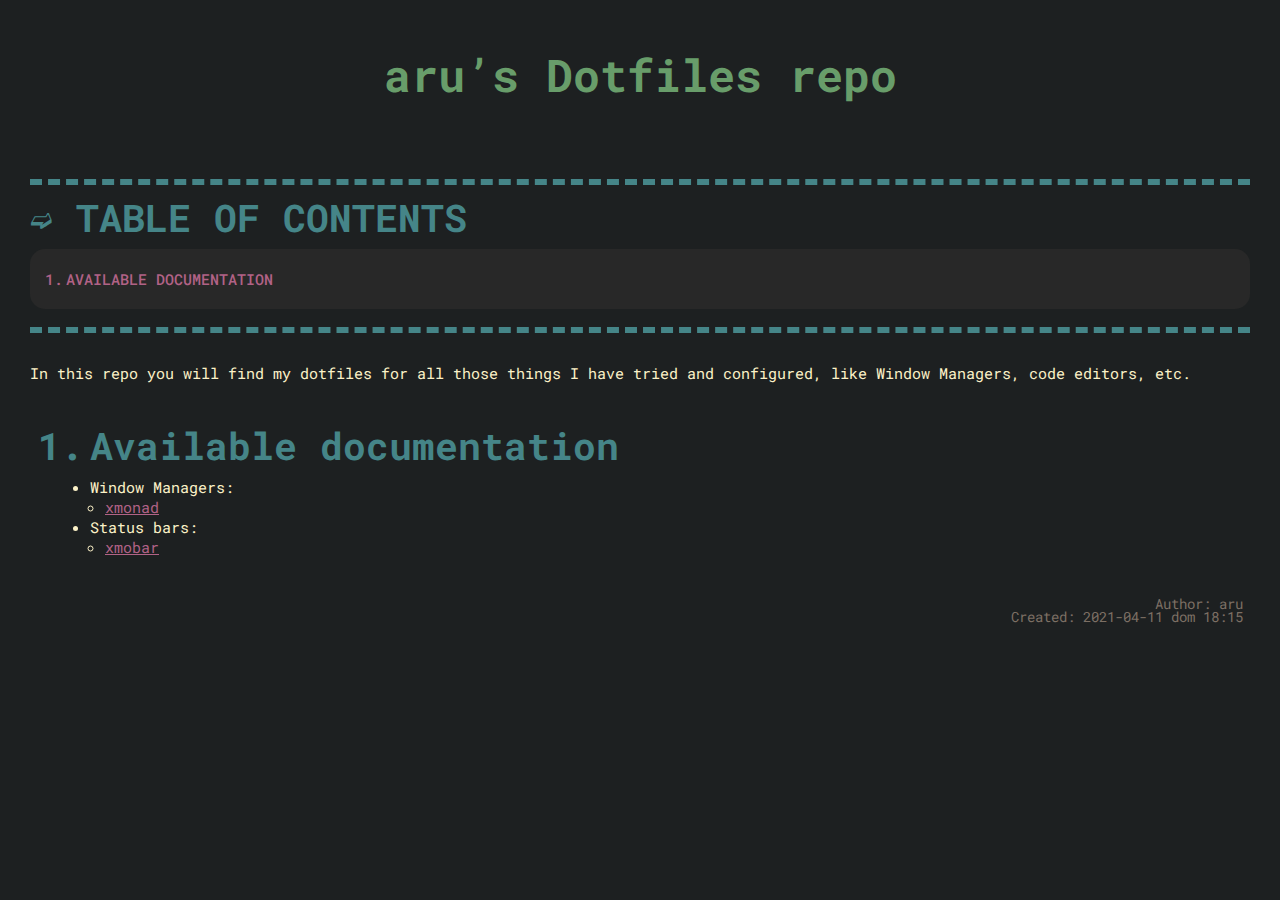
<file: docs/index.html>
<?xml version="1.0" encoding="utf-8"?>
<!DOCTYPE html PUBLIC "-//W3C//DTD XHTML 1.0 Strict//EN"
"http://www.w3.org/TR/xhtml1/DTD/xhtml1-strict.dtd">
<html xmlns="http://www.w3.org/1999/xhtml" lang="en" xml:lang="en">
<head>
<!-- 2021-04-11 dom 18:15 -->
<meta http-equiv="Content-Type" content="text/html;charset=utf-8" />
<meta name="viewport" content="width=device-width, initial-scale=1" />
<title>aru's Dotfiles repo</title>
<meta name="author" content="aru" />
<meta name="generator" content="Org Mode" />
<link rel="stylesheet" type="text/css" href="index.css" />
<script type="text/javascript">
// @license magnet:?xt=urn:btih:e95b018ef3580986a04669f1b5879592219e2a7a&dn=public-domain.txt Public Domain
<!--/*--><![CDATA[/*><!--*/
     function CodeHighlightOn(elem, id)
     {
       var target = document.getElementById(id);
       if(null != target) {
         elem.classList.add("code-highlighted");
         target.classList.add("code-highlighted");
       }
     }
     function CodeHighlightOff(elem, id)
     {
       var target = document.getElementById(id);
       if(null != target) {
         elem.classList.remove("code-highlighted");
         target.classList.remove("code-highlighted");
       }
     }
    /*]]>*///-->
// @license-end
</script>
</head>
<body>
<div id="content">
<h1 class="title">aru&rsquo;s Dotfiles repo</h1>
<div id="table-of-contents">
<h2>Table of Contents</h2>
<div id="text-table-of-contents">
<ul>
<li><a href="#orgf74d829">Available documentation</a></li>
</ul>
</div>
</div>
<p>
In this repo you will find my dotfiles for all those things I have tried and
configured, like Window Managers, code editors, etc.
</p>

<div id="outline-container-orgf74d829" class="outline-2">
<h2 id="orgf74d829">Available documentation</h2>
<div class="outline-text-2" id="text-orgf74d829">
<ul class="org-ul">
<li>Window Managers:
<ul class="org-ul">
<li><a href="./WindowManagers/xmonad/xmonad.html">xmonad</a></li>
</ul></li>
<li>Status bars:
<ul class="org-ul">
<li><a href="./StatusBars/xmobar/xmobar.html">xmobar</a></li>
</ul></li>
</ul>
</div>
</div>
</div>
<div id="postamble" class="status">
<p class="author">Author: aru</p>
<p class="date">Created: 2021-04-11 dom 18:15</p>
</div>
</body>
</html>
</file>
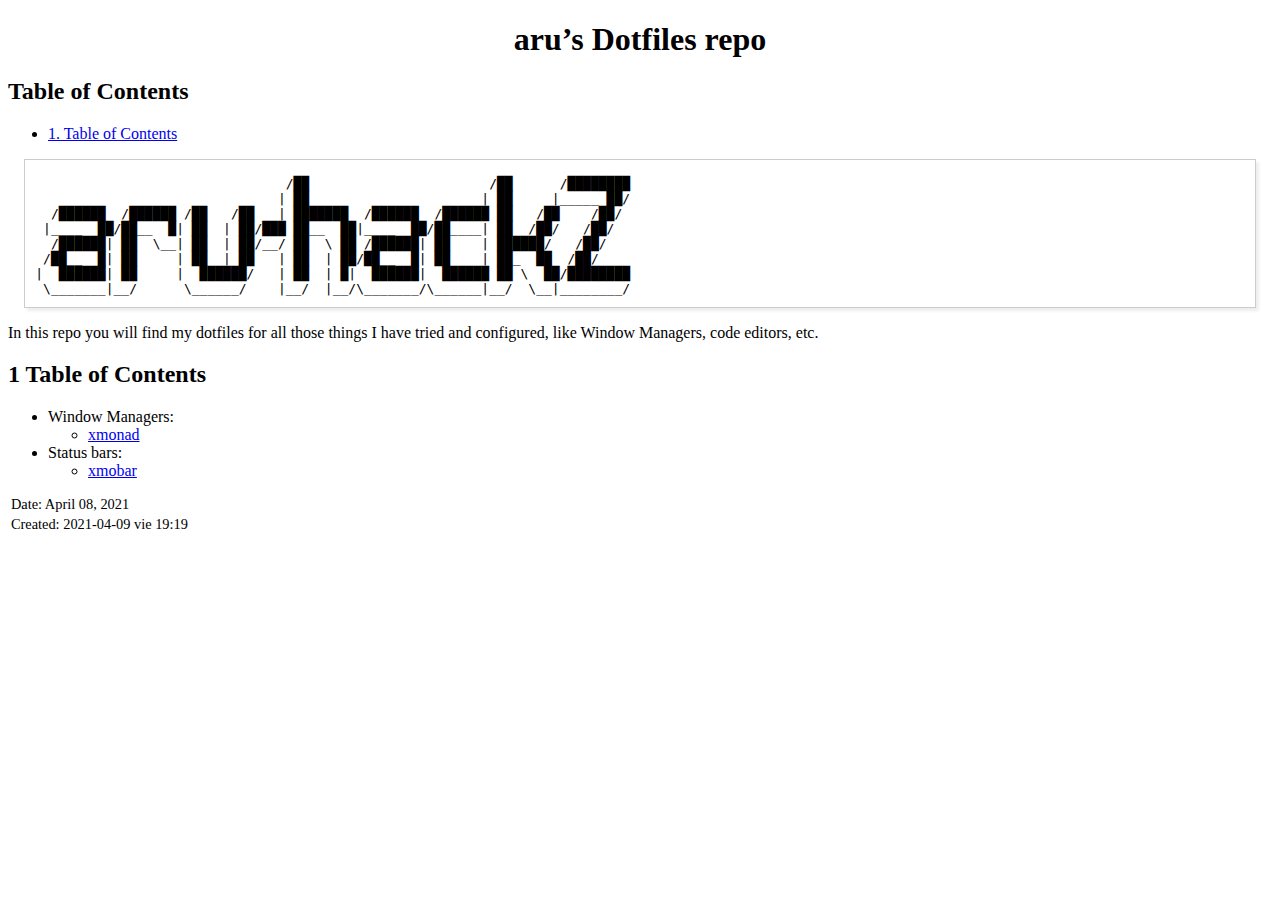
<file: docs/main.html>
<?xml version="1.0" encoding="utf-8"?>
<!DOCTYPE html PUBLIC "-//W3C//DTD XHTML 1.0 Strict//EN"
"http://www.w3.org/TR/xhtml1/DTD/xhtml1-strict.dtd">
<html xmlns="http://www.w3.org/1999/xhtml" lang="en" xml:lang="en">
<head>
<!-- 2021-04-09 vie 19:19 -->
<meta http-equiv="Content-Type" content="text/html;charset=utf-8" />
<meta name="viewport" content="width=device-width, initial-scale=1" />
<title>aru's Dotfiles repo</title>
<meta name="generator" content="Org Mode" />
<style type="text/css">
 <!--/*--><![CDATA[/*><!--*/
  .title  { text-align: center;
             margin-bottom: .2em; }
  .subtitle { text-align: center;
              font-size: medium;
              font-weight: bold;
              margin-top:0; }
  .todo   { font-family: monospace; color: red; }
  .done   { font-family: monospace; color: green; }
  .priority { font-family: monospace; color: orange; }
  .tag    { background-color: #eee; font-family: monospace;
            padding: 2px; font-size: 80%; font-weight: normal; }
  .timestamp { color: #bebebe; }
  .timestamp-kwd { color: #5f9ea0; }
  .org-right  { margin-left: auto; margin-right: 0px;  text-align: right; }
  .org-left   { margin-left: 0px;  margin-right: auto; text-align: left; }
  .org-center { margin-left: auto; margin-right: auto; text-align: center; }
  .underline { text-decoration: underline; }
  #postamble p, #preamble p { font-size: 90%; margin: .2em; }
  p.verse { margin-left: 3%; }
  pre {
    border: 1px solid #ccc;
    box-shadow: 3px 3px 3px #eee;
    padding: 8pt;
    font-family: monospace;
    overflow: auto;
    margin: 1.2em;
  }
  pre.src {
    position: relative;
    overflow: auto;
    padding-top: 1.2em;
  }
  pre.src:before {
    display: none;
    position: absolute;
    background-color: white;
    top: -10px;
    right: 10px;
    padding: 3px;
    border: 1px solid black;
  }
  pre.src:hover:before { display: inline; margin-top: 14px;}
  /* Languages per Org manual */
  pre.src-asymptote:before { content: 'Asymptote'; }
  pre.src-awk:before { content: 'Awk'; }
  pre.src-C:before { content: 'C'; }
  /* pre.src-C++ doesn't work in CSS */
  pre.src-clojure:before { content: 'Clojure'; }
  pre.src-css:before { content: 'CSS'; }
  pre.src-D:before { content: 'D'; }
  pre.src-ditaa:before { content: 'ditaa'; }
  pre.src-dot:before { content: 'Graphviz'; }
  pre.src-calc:before { content: 'Emacs Calc'; }
  pre.src-emacs-lisp:before { content: 'Emacs Lisp'; }
  pre.src-fortran:before { content: 'Fortran'; }
  pre.src-gnuplot:before { content: 'gnuplot'; }
  pre.src-haskell:before { content: 'Haskell'; }
  pre.src-hledger:before { content: 'hledger'; }
  pre.src-java:before { content: 'Java'; }
  pre.src-js:before { content: 'Javascript'; }
  pre.src-latex:before { content: 'LaTeX'; }
  pre.src-ledger:before { content: 'Ledger'; }
  pre.src-lisp:before { content: 'Lisp'; }
  pre.src-lilypond:before { content: 'Lilypond'; }
  pre.src-lua:before { content: 'Lua'; }
  pre.src-matlab:before { content: 'MATLAB'; }
  pre.src-mscgen:before { content: 'Mscgen'; }
  pre.src-ocaml:before { content: 'Objective Caml'; }
  pre.src-octave:before { content: 'Octave'; }
  pre.src-org:before { content: 'Org mode'; }
  pre.src-oz:before { content: 'OZ'; }
  pre.src-plantuml:before { content: 'Plantuml'; }
  pre.src-processing:before { content: 'Processing.js'; }
  pre.src-python:before { content: 'Python'; }
  pre.src-R:before { content: 'R'; }
  pre.src-ruby:before { content: 'Ruby'; }
  pre.src-sass:before { content: 'Sass'; }
  pre.src-scheme:before { content: 'Scheme'; }
  pre.src-screen:before { content: 'Gnu Screen'; }
  pre.src-sed:before { content: 'Sed'; }
  pre.src-sh:before { content: 'shell'; }
  pre.src-sql:before { content: 'SQL'; }
  pre.src-sqlite:before { content: 'SQLite'; }
  /* additional languages in org.el's org-babel-load-languages alist */
  pre.src-forth:before { content: 'Forth'; }
  pre.src-io:before { content: 'IO'; }
  pre.src-J:before { content: 'J'; }
  pre.src-makefile:before { content: 'Makefile'; }
  pre.src-maxima:before { content: 'Maxima'; }
  pre.src-perl:before { content: 'Perl'; }
  pre.src-picolisp:before { content: 'Pico Lisp'; }
  pre.src-scala:before { content: 'Scala'; }
  pre.src-shell:before { content: 'Shell Script'; }
  pre.src-ebnf2ps:before { content: 'ebfn2ps'; }
  /* additional language identifiers per "defun org-babel-execute"
       in ob-*.el */
  pre.src-cpp:before  { content: 'C++'; }
  pre.src-abc:before  { content: 'ABC'; }
  pre.src-coq:before  { content: 'Coq'; }
  pre.src-groovy:before  { content: 'Groovy'; }
  /* additional language identifiers from org-babel-shell-names in
     ob-shell.el: ob-shell is the only babel language using a lambda to put
     the execution function name together. */
  pre.src-bash:before  { content: 'bash'; }
  pre.src-csh:before  { content: 'csh'; }
  pre.src-ash:before  { content: 'ash'; }
  pre.src-dash:before  { content: 'dash'; }
  pre.src-ksh:before  { content: 'ksh'; }
  pre.src-mksh:before  { content: 'mksh'; }
  pre.src-posh:before  { content: 'posh'; }
  /* Additional Emacs modes also supported by the LaTeX listings package */
  pre.src-ada:before { content: 'Ada'; }
  pre.src-asm:before { content: 'Assembler'; }
  pre.src-caml:before { content: 'Caml'; }
  pre.src-delphi:before { content: 'Delphi'; }
  pre.src-html:before { content: 'HTML'; }
  pre.src-idl:before { content: 'IDL'; }
  pre.src-mercury:before { content: 'Mercury'; }
  pre.src-metapost:before { content: 'MetaPost'; }
  pre.src-modula-2:before { content: 'Modula-2'; }
  pre.src-pascal:before { content: 'Pascal'; }
  pre.src-ps:before { content: 'PostScript'; }
  pre.src-prolog:before { content: 'Prolog'; }
  pre.src-simula:before { content: 'Simula'; }
  pre.src-tcl:before { content: 'tcl'; }
  pre.src-tex:before { content: 'TeX'; }
  pre.src-plain-tex:before { content: 'Plain TeX'; }
  pre.src-verilog:before { content: 'Verilog'; }
  pre.src-vhdl:before { content: 'VHDL'; }
  pre.src-xml:before { content: 'XML'; }
  pre.src-nxml:before { content: 'XML'; }
  /* add a generic configuration mode; LaTeX export needs an additional
     (add-to-list 'org-latex-listings-langs '(conf " ")) in .emacs */
  pre.src-conf:before { content: 'Configuration File'; }

  table { border-collapse:collapse; }
  caption.t-above { caption-side: top; }
  caption.t-bottom { caption-side: bottom; }
  td, th { vertical-align:top;  }
  th.org-right  { text-align: center;  }
  th.org-left   { text-align: center;   }
  th.org-center { text-align: center; }
  td.org-right  { text-align: right;  }
  td.org-left   { text-align: left;   }
  td.org-center { text-align: center; }
  dt { font-weight: bold; }
  .footpara { display: inline; }
  .footdef  { margin-bottom: 1em; }
  .figure { padding: 1em; }
  .figure p { text-align: center; }
  .equation-container {
    display: table;
    text-align: center;
    width: 100%;
  }
  .equation {
    vertical-align: middle;
  }
  .equation-label {
    display: table-cell;
    text-align: right;
    vertical-align: middle;
  }
  .inlinetask {
    padding: 10px;
    border: 2px solid gray;
    margin: 10px;
    background: #ffffcc;
  }
  #org-div-home-and-up
   { text-align: right; font-size: 70%; white-space: nowrap; }
  textarea { overflow-x: auto; }
  .linenr { font-size: smaller }
  .code-highlighted { background-color: #ffff00; }
  .org-info-js_info-navigation { border-style: none; }
  #org-info-js_console-label
    { font-size: 10px; font-weight: bold; white-space: nowrap; }
  .org-info-js_search-highlight
    { background-color: #ffff00; color: #000000; font-weight: bold; }
  .org-svg { width: 90%; }
  /*]]>*/-->
</style>
<script type="text/javascript">
// @license magnet:?xt=urn:btih:e95b018ef3580986a04669f1b5879592219e2a7a&dn=public-domain.txt Public Domain
<!--/*--><![CDATA[/*><!--*/
     function CodeHighlightOn(elem, id)
     {
       var target = document.getElementById(id);
       if(null != target) {
         elem.classList.add("code-highlighted");
         target.classList.add("code-highlighted");
       }
     }
     function CodeHighlightOff(elem, id)
     {
       var target = document.getElementById(id);
       if(null != target) {
         elem.classList.remove("code-highlighted");
         target.classList.remove("code-highlighted");
       }
     }
    /*]]>*///-->
// @license-end
</script>
</head>
<body>
<div id="content">
<h1 class="title">aru&rsquo;s Dotfiles repo</h1>
<div id="table-of-contents">
<h2>Table of Contents</h2>
<div id="text-table-of-contents">
<ul>
<li><a href="#org90d5292">1. Table of Contents</a></li>
</ul>
</div>
</div>
<div class="org-src-container">
<pre class="src src-text">                                /&#9608;&#9608;                       /&#9608;&#9608;      /&#9608;&#9608;&#9608;&#9608;&#9608;&#9608;&#9608;&#9608;
                               | &#9608;&#9608;                      | &#9608;&#9608;     |_____ &#9608;&#9608;/
  /&#9608;&#9608;&#9608;&#9608;&#9608;&#9608;  /&#9608;&#9608;&#9608;&#9608;&#9608;&#9608; /&#9608;&#9608;   /&#9608;&#9608;   | &#9608;&#9608;&#9608;&#9608;&#9608;&#9608;&#9608;  /&#9608;&#9608;&#9608;&#9608;&#9608;&#9608;  /&#9608;&#9608;&#9608;&#9608;&#9608;&#9608; &#9608;&#9608;   /&#9608;&#9608;    /&#9608;&#9608;/
 |____  &#9608;&#9608;/&#9608;&#9608;__  &#9608;| &#9608;&#9608;  | &#9608;&#9608;/&#9608;&#9608;&#9608; &#9608;&#9608;__  &#9608;&#9608;|____  &#9608;&#9608;/&#9608;&#9608;____| &#9608;&#9608;  /&#9608;&#9608;/   /&#9608;&#9608;/
  /&#9608;&#9608;&#9608;&#9608;&#9608;&#9608;| &#9608;&#9608;  \__| &#9608;&#9608;  | &#9608;&#9608;/__/ &#9608;&#9608;  \ &#9608;&#9608; /&#9608;&#9608;&#9608;&#9608;&#9608;&#9608;| &#9608;&#9608;    | &#9608;&#9608;&#9608;&#9608;&#9608;&#9608;/   /&#9608;&#9608;/
 /&#9608;&#9608;__  &#9608;| &#9608;&#9608;     | &#9608;&#9608;  | &#9608;&#9608;   | &#9608;&#9608;  | &#9608;&#9608;/&#9608;&#9608;__  &#9608;| &#9608;&#9608;    | &#9608;&#9608;_  &#9608;&#9608;  /&#9608;&#9608;/
|  &#9608;&#9608;&#9608;&#9608;&#9608;&#9608;| &#9608;&#9608;     |  &#9608;&#9608;&#9608;&#9608;&#9608;&#9608;/   | &#9608;&#9608;  | &#9608;|  &#9608;&#9608;&#9608;&#9608;&#9608;&#9608;|  &#9608;&#9608;&#9608;&#9608;&#9608;&#9608; &#9608;&#9608; \  &#9608;&#9608;/&#9608;&#9608;&#9608;&#9608;&#9608;&#9608;&#9608;&#9608;
 \_______|__/      \______/    |__/  |__/\_______/\______|__/  \__|________/
</pre>
</div>

<p>
In this repo you will find my dotfiles for all those things I have tried and
configured, like Window Managers, code editors, etc.
</p>

<div id="outline-container-org90d5292" class="outline-2">
<h2 id="org90d5292"><span class="section-number-2">1</span> Table of Contents</h2>
<div class="outline-text-2" id="text-1">
<ul class="org-ul">
<li>Window Managers:
<ul class="org-ul">
<li><a href="./WindowManagers/xmonad/xmonad.html">xmonad</a></li>
</ul></li>
<li>Status bars:
<ul class="org-ul">
<li><a href="./StatusBars/xmobar/xmobar.html">xmobar</a></li>
</ul></li>
</ul>
</div>
</div>
</div>
<div id="postamble" class="status">
<p class="date">Date: April 08, 2021</p>
<p class="date">Created: 2021-04-09 vie 19:19</p>
</div>
</body>
</html>
</file>
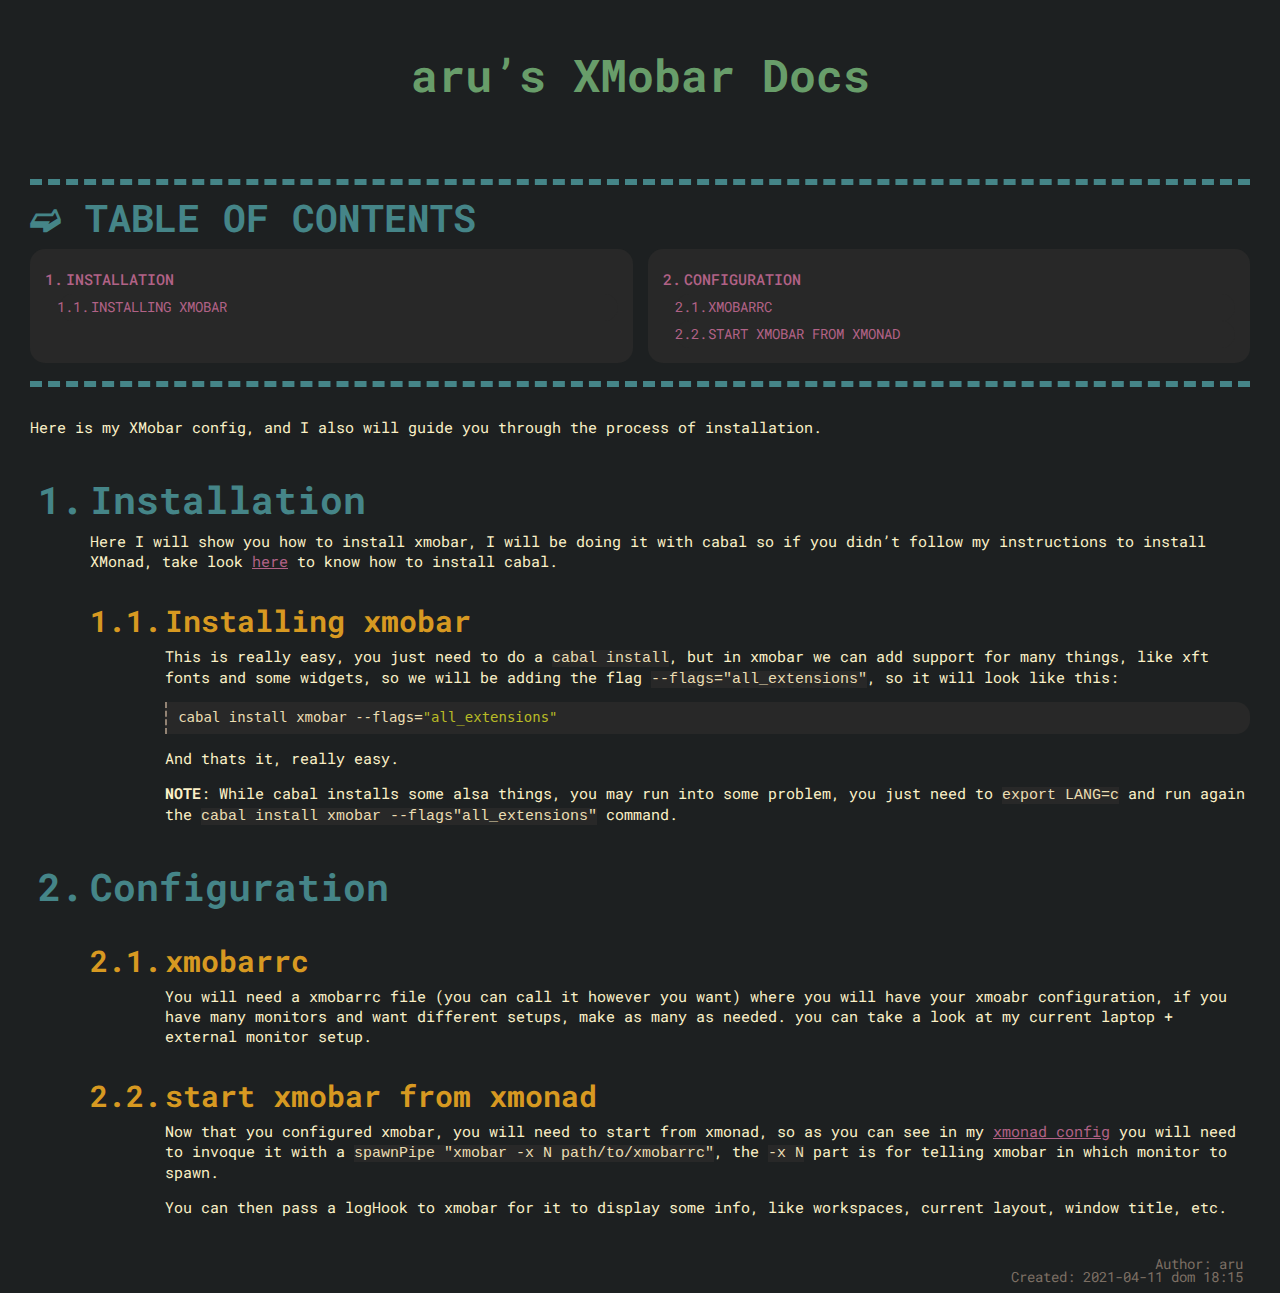
<file: docs/StatusBars/xmobar/xmobar.html>
<?xml version="1.0" encoding="utf-8"?>
<!DOCTYPE html PUBLIC "-//W3C//DTD XHTML 1.0 Strict//EN"
"http://www.w3.org/TR/xhtml1/DTD/xhtml1-strict.dtd">
<html xmlns="http://www.w3.org/1999/xhtml" lang="en" xml:lang="en">
<head>
<!-- 2021-04-11 dom 18:15 -->
<meta http-equiv="Content-Type" content="text/html;charset=utf-8" />
<meta name="viewport" content="width=device-width, initial-scale=1" />
<title>aru's XMobar Docs</title>
<meta name="author" content="aru" />
<meta name="generator" content="Org Mode" />
<link rel="stylesheet" type="text/css" href="../../index.css" />
<script type="text/javascript">
// @license magnet:?xt=urn:btih:e95b018ef3580986a04669f1b5879592219e2a7a&dn=public-domain.txt Public Domain
<!--/*--><![CDATA[/*><!--*/
     function CodeHighlightOn(elem, id)
     {
       var target = document.getElementById(id);
       if(null != target) {
         elem.classList.add("code-highlighted");
         target.classList.add("code-highlighted");
       }
     }
     function CodeHighlightOff(elem, id)
     {
       var target = document.getElementById(id);
       if(null != target) {
         elem.classList.remove("code-highlighted");
         target.classList.remove("code-highlighted");
       }
     }
    /*]]>*///-->
// @license-end
</script>
</head>
<body>
<div id="content">
<h1 class="title">aru&rsquo;s XMobar Docs</h1>
<div id="table-of-contents">
<h2>Table of Contents</h2>
<div id="text-table-of-contents">
<ul>
<li><a href="#orgd175433">Installation</a>
<ul>
<li><a href="#org9974c6b">Installing xmobar</a></li>
</ul>
</li>
<li><a href="#orga341ac7">Configuration</a>
<ul>
<li><a href="#org88d23a3">xmobarrc</a></li>
<li><a href="#org7a58fa4">start xmobar from xmonad</a></li>
</ul>
</li>
</ul>
</div>
</div>
<p>
Here is my XMobar config, and I also will guide you through the process of
installation.
</p>

<div id="outline-container-orgd175433" class="outline-2">
<h2 id="orgd175433">Installation</h2>
<div class="outline-text-2" id="text-orgd175433">
<p>
Here I will show you how to install xmobar, I will be doing it with cabal so if
you didn&rsquo;t follow my instructions to install XMonad, take look <a href="../../WindowManagers/xmonad/xmonad.html#org1c4e7d8">here</a> to know how
to install cabal.
</p>
</div>

<div id="outline-container-org9974c6b" class="outline-3">
<h3 id="org9974c6b">Installing xmobar</h3>
<div class="outline-text-3" id="text-org9974c6b">
<p>
This is really easy, you just need to do a <code>cabal install</code>, but in xmobar we can
add support for many things, like xft fonts and some widgets, so we will be
adding the flag <code>--flags="all_extensions"</code>, so it will look like this:
</p>

<div class="org-src-container">
<pre class="src src-shell">cabal install xmobar --flags=<span class="org-string">"all_extensions"</span>
</pre>
</div>

<p>
And thats it, really easy.
</p>

<p>
<b><b>NOTE</b></b>: While cabal installs some alsa things, you may run into some problem,
you just need to <code>export LANG=c</code> and run again the
<code>cabal install xmobar --flags"all_extensions"</code> command.
</p>
</div>
</div>
</div>

<div id="outline-container-orga341ac7" class="outline-2">
<h2 id="orga341ac7">Configuration</h2>
<div class="outline-text-2" id="text-orga341ac7">
</div>
<div id="outline-container-org88d23a3" class="outline-3">
<h3 id="org88d23a3">xmobarrc</h3>
<div class="outline-text-3" id="text-org88d23a3">
<p>
You will need a xmobarrc file (you can call it however you want) where you will
have your xmoabr configuration, if you have many monitors and want different
setups, make as many as needed. you can take a look at my current laptop +
external monitor setup.
</p>
</div>
</div>

<div id="outline-container-org7a58fa4" class="outline-3">
<h3 id="org7a58fa4">start xmobar from xmonad</h3>
<div class="outline-text-3" id="text-org7a58fa4">
<p>
Now that you configured xmobar, you will need to start from xmonad, so as you
can see in my <a href="../../../xmonad/xmonad.hs">xmonad config</a> you will need to invoque it with a <code>spawnPipe
"xmobar -x N path/to/xmobarrc"</code>, the <code>-x N</code> part is for telling xmobar in
which monitor to spawn.
</p>

<p>
You can then pass a logHook to xmobar for it to display some info, like
workspaces, current layout, window title, etc.
</p>
</div>
</div>
</div>
</div>
<div id="postamble" class="status">
<p class="author">Author: aru</p>
<p class="date">Created: 2021-04-11 dom 18:15</p>
</div>
</body>
</html>
</file>
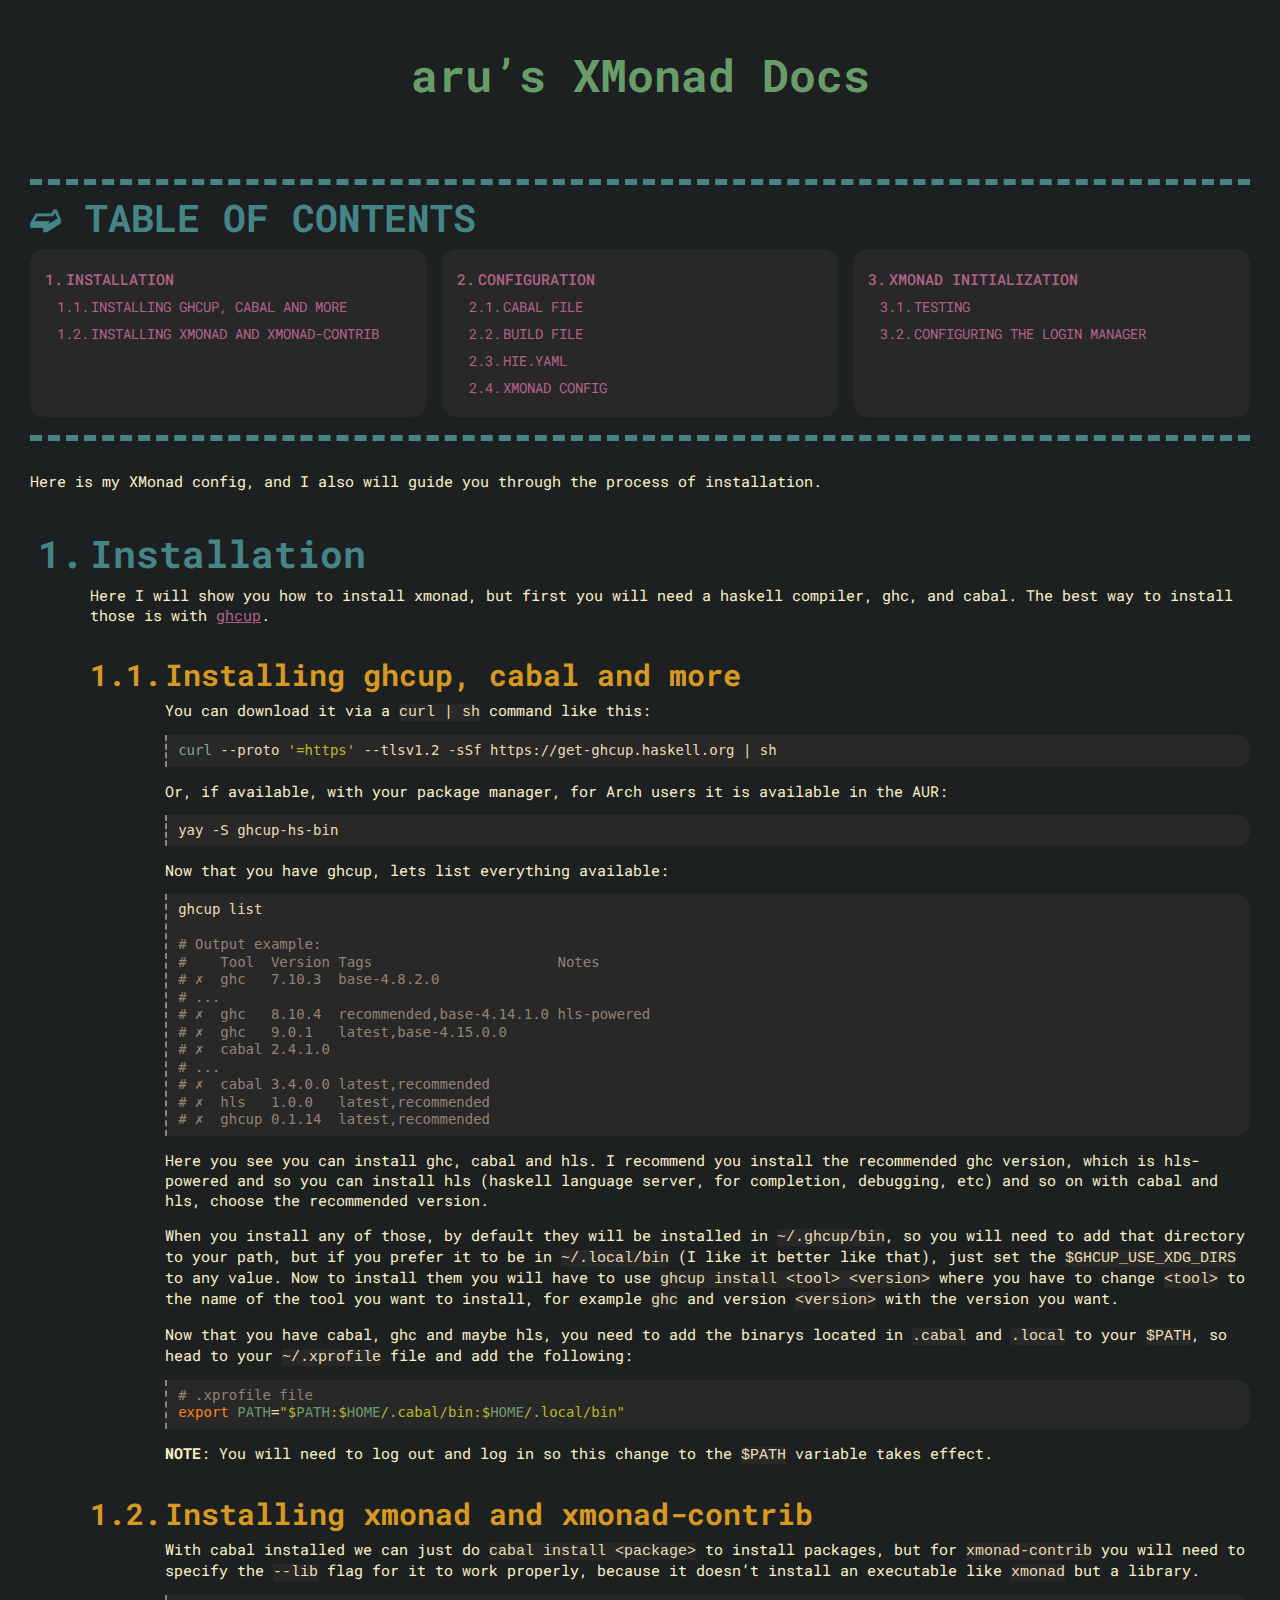
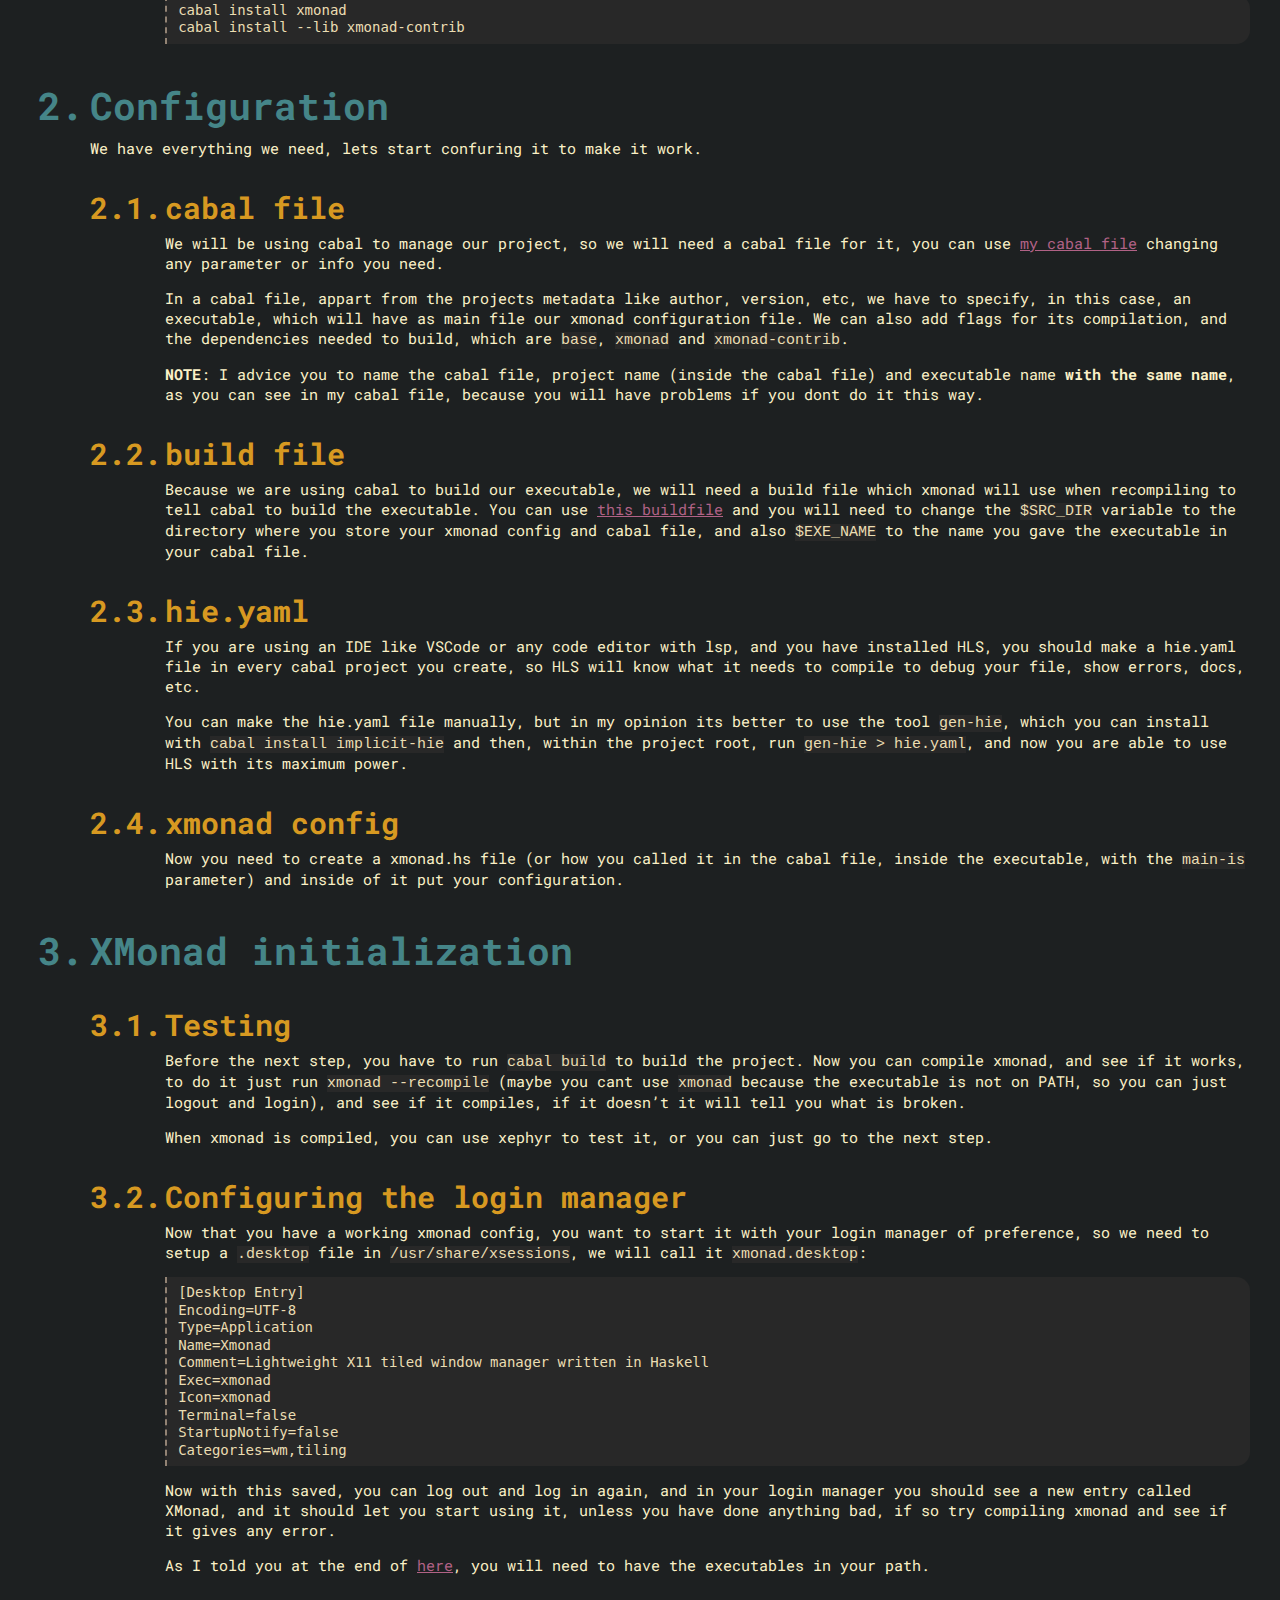
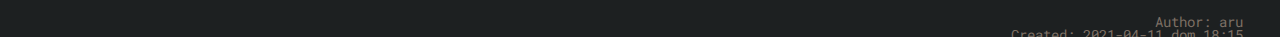
<file: docs/WindowManagers/xmonad/xmonad.html>
<?xml version="1.0" encoding="utf-8"?>
<!DOCTYPE html PUBLIC "-//W3C//DTD XHTML 1.0 Strict//EN"
"http://www.w3.org/TR/xhtml1/DTD/xhtml1-strict.dtd">
<html xmlns="http://www.w3.org/1999/xhtml" lang="en" xml:lang="en">
<head>
<!-- 2021-04-11 dom 18:15 -->
<meta http-equiv="Content-Type" content="text/html;charset=utf-8" />
<meta name="viewport" content="width=device-width, initial-scale=1" />
<title>aru's XMonad Docs</title>
<meta name="author" content="aru" />
<meta name="generator" content="Org Mode" />
<link rel="stylesheet" type="text/css" href="../../index.css" />
<script type="text/javascript">
// @license magnet:?xt=urn:btih:e95b018ef3580986a04669f1b5879592219e2a7a&dn=public-domain.txt Public Domain
<!--/*--><![CDATA[/*><!--*/
     function CodeHighlightOn(elem, id)
     {
       var target = document.getElementById(id);
       if(null != target) {
         elem.classList.add("code-highlighted");
         target.classList.add("code-highlighted");
       }
     }
     function CodeHighlightOff(elem, id)
     {
       var target = document.getElementById(id);
       if(null != target) {
         elem.classList.remove("code-highlighted");
         target.classList.remove("code-highlighted");
       }
     }
    /*]]>*///-->
// @license-end
</script>
</head>
<body>
<div id="content">
<h1 class="title">aru&rsquo;s XMonad Docs</h1>
<div id="table-of-contents">
<h2>Table of Contents</h2>
<div id="text-table-of-contents">
<ul>
<li><a href="#orge4cda6d">Installation</a>
<ul>
<li><a href="#org1c4e7d8">Installing ghcup, cabal and more</a></li>
<li><a href="#org8a97cd7">Installing xmonad and xmonad-contrib</a></li>
</ul>
</li>
<li><a href="#org1cbe4a1">Configuration</a>
<ul>
<li><a href="#org7817b0f">cabal file</a></li>
<li><a href="#orgb076e8c">build file</a></li>
<li><a href="#orgf676664">hie.yaml</a></li>
<li><a href="#org539c276">xmonad config</a></li>
</ul>
</li>
<li><a href="#org0016ae1">XMonad initialization</a>
<ul>
<li><a href="#org83b913c">Testing</a></li>
<li><a href="#orgc84913d">Configuring the login manager</a></li>
</ul>
</li>
</ul>
</div>
</div>
<p>
Here is my XMonad config, and I also will guide you through the process of
installation.
</p>

<div id="outline-container-orge4cda6d" class="outline-2">
<h2 id="orge4cda6d">Installation</h2>
<div class="outline-text-2" id="text-orge4cda6d">
<p>
Here I will show you how to install xmonad, but first you will need
a haskell compiler, ghc, and cabal. The best way to install those is with <a href="https://gitlab.haskell.org/haskell/ghcup-hs">ghcup</a>.
</p>
</div>

<div id="outline-container-org1c4e7d8" class="outline-3">
<h3 id="org1c4e7d8">Installing ghcup, cabal and more</h3>
<div class="outline-text-3" id="text-org1c4e7d8">
<p>
You can download it via a <code>curl | sh</code> command like this:
</p>

<div class="org-src-container">
<pre class="src src-shell"><span class="org-type">curl</span> --proto <span class="org-string">'=https'</span> --tlsv1.2 -sSf https://get-ghcup.haskell.org | sh
</pre>
</div>

<p>
Or, if available, with your package manager, for Arch users it is available in
the AUR:
</p>

<div class="org-src-container">
<pre class="src src-shell">yay -S ghcup-hs-bin
</pre>
</div>

<p>
Now that you have ghcup, lets list everything available:
</p>

<div class="org-src-container">
<pre class="src src-shell">ghcup list

<span class="org-comment-delimiter"># </span><span class="org-comment">Output example:</span>
<span class="org-comment-delimiter">#    </span><span class="org-comment">Tool  Version Tags                      Notes</span>
<span class="org-comment-delimiter"># </span><span class="org-comment">&#10007;  ghc   7.10.3  base-4.8.2.0</span>
<span class="org-comment-delimiter"># </span><span class="org-comment">...</span>
<span class="org-comment-delimiter"># </span><span class="org-comment">&#10007;  ghc   8.10.4  recommended,base-4.14.1.0 hls-powered</span>
<span class="org-comment-delimiter"># </span><span class="org-comment">&#10007;  ghc   9.0.1   latest,base-4.15.0.0</span>
<span class="org-comment-delimiter"># </span><span class="org-comment">&#10007;  cabal 2.4.1.0</span>
<span class="org-comment-delimiter"># </span><span class="org-comment">...</span>
<span class="org-comment-delimiter"># </span><span class="org-comment">&#10007;  cabal 3.4.0.0 latest,recommended</span>
<span class="org-comment-delimiter"># </span><span class="org-comment">&#10007;  hls   1.0.0   latest,recommended</span>
<span class="org-comment-delimiter"># </span><span class="org-comment">&#10007;  ghcup 0.1.14  latest,recommended</span>
</pre>
</div>

<p>
Here you see you can install ghc, cabal and hls. I recommend you install the
recommended ghc version, which is hls-powered and so you can install hls
(haskell language server, for completion, debugging, etc) and so on with cabal
and hls, choose the recommended version.
</p>

<p>
When you install any of those, by default they will be installed in
<code>~/.ghcup/bin</code>, so you will need to add that directory to your path, but if you
prefer it to be in <code>~/.local/bin</code> (I like it better like that), just set the
<code>$GHCUP_USE_XDG_DIRS</code> to any value. Now to install them you will have to use
<code>ghcup install &lt;tool&gt; &lt;version&gt;</code> where you have to change <code>&lt;tool&gt;</code> to the name
of the tool you want to install, for example <code>ghc</code> and version <code>&lt;version&gt;</code> with
the version you want.
</p>

<p>
Now that you have cabal, ghc and maybe hls, you need to add the binarys located
in <code>.cabal</code> and <code>.local</code> to your <code>$PATH</code>, so head to your <code>~/.xprofile</code> file and
add the following:
</p>

<div class="org-src-container">
<pre class="src src-shell"><span class="org-comment-delimiter"># </span><span class="org-comment">.xprofile file</span>
<span class="org-builtin">export</span> <span class="org-variable-name">PATH</span>=<span class="org-string">"</span><span class="org-string"><span class="org-constant">$</span></span><span class="org-string"><span class="org-variable-name">PATH</span></span><span class="org-string">:</span><span class="org-string"><span class="org-constant">$</span></span><span class="org-string"><span class="org-variable-name">HOME</span></span><span class="org-string">/.cabal/bin:</span><span class="org-string"><span class="org-constant">$</span></span><span class="org-string"><span class="org-variable-name">HOME</span></span><span class="org-string">/.local/bin"</span>
</pre>
</div>

<p>
<b>NOTE</b>: You will need to log out and log in so this change to the <code>$PATH</code>
variable takes effect.
</p>
</div>
</div>

<div id="outline-container-org8a97cd7" class="outline-3">
<h3 id="org8a97cd7">Installing xmonad and xmonad-contrib</h3>
<div class="outline-text-3" id="text-org8a97cd7">
<p>
With cabal installed we can just do <code>cabal install &lt;package&gt;</code> to install
packages, but for <code>xmonad-contrib</code> you will need to specify the <code>--lib</code> flag
for it to work properly, because it doesn&rsquo;t install an executable like <code>xmonad</code>
but a library.
</p>

<div class="org-src-container">
<pre class="src src-shell">cabal install xmonad
cabal install --lib xmonad-contrib
</pre>
</div>
</div>
</div>
</div>

<div id="outline-container-org1cbe4a1" class="outline-2">
<h2 id="org1cbe4a1">Configuration</h2>
<div class="outline-text-2" id="text-org1cbe4a1">
<p>
We have everything we need, lets start confuring it to make it work.
</p>
</div>

<div id="outline-container-org7817b0f" class="outline-3">
<h3 id="org7817b0f">cabal file</h3>
<div class="outline-text-3" id="text-org7817b0f">
<p>
We will be using cabal to manage our project, so we will need a cabal file for
it, you can use <a href="../../../xmonad/aru-xmonad.cabal">my cabal file</a> changing any parameter or info you need.
</p>

<p>
In a cabal file, appart from the projects metadata like author, version,
etc, we have to specify, in this case, an executable, which will have as main
file our xmonad configuration file. We can also add flags for its compilation,
and the dependencies needed to build, which are <code>base</code>, <code>xmonad</code> and
<code>xmonad-contrib</code>.
</p>

<p>
<b>NOTE</b>: I advice you to name the cabal file, project name (inside the cabal file)
and executable name <b>with the same name</b>, as you can see in my cabal file,
because you will have problems if you dont do it this way.
</p>
</div>
</div>

<div id="outline-container-orgb076e8c" class="outline-3">
<h3 id="orgb076e8c">build file</h3>
<div class="outline-text-3" id="text-orgb076e8c">
<p>
Because we are using cabal to build our executable, we will need a build file
which xmonad will use when recompiling to tell cabal to build the executable.
You can use <a href="../../../xmonad/build">this buildfile</a> and you will need to change the <code>$SRC_DIR</code>
variable to the directory where you store your xmonad config and cabal file, and
also <code>$EXE_NAME</code> to the name you gave the executable in your cabal file.
</p>
</div>
</div>

<div id="outline-container-orgf676664" class="outline-3">
<h3 id="orgf676664">hie.yaml</h3>
<div class="outline-text-3" id="text-orgf676664">
<p>
If you are using an IDE like VSCode or any code editor with lsp, and you have
installed HLS, you should make a hie.yaml file in every cabal project you
create, so HLS will know what it needs to compile to debug your file, show
errors, docs, etc.
</p>

<p>
You can make the hie.yaml file manually, but in my opinion its better to use
the tool <code>gen-hie</code>, which you can install with <code>cabal install implicit-hie</code>
and then, within the project root, run <code>gen-hie &gt; hie.yaml</code>, and now you are
able to use HLS with its maximum power.
</p>
</div>
</div>

<div id="outline-container-org539c276" class="outline-3">
<h3 id="org539c276">xmonad config</h3>
<div class="outline-text-3" id="text-org539c276">
<p>
Now you need to create a xmonad.hs file (or how you called it in the cabal
file, inside the executable, with the <code>main-is</code> parameter) and inside of it put
your configuration.
</p>
</div>
</div>
</div>

<div id="outline-container-org0016ae1" class="outline-2">
<h2 id="org0016ae1">XMonad initialization</h2>
<div class="outline-text-2" id="text-org0016ae1">
</div>
<div id="outline-container-org83b913c" class="outline-3">
<h3 id="org83b913c">Testing</h3>
<div class="outline-text-3" id="text-org83b913c">
<p>
Before the next step, you have to run <code>cabal build</code> to build the project. Now
you can compile xmonad, and see if it works, to do it just run
<code>xmonad --recompile</code> (maybe you cant use <code>xmonad</code> because the executable is not
on PATH, so you can just logout and login), and see if it compiles, if it
doesn&rsquo;t it will tell you what is broken.
</p>

<p>
When xmonad is compiled, you can use xephyr to test it, or you can just go to
the next step.
</p>
</div>
</div>

<div id="outline-container-orgc84913d" class="outline-3">
<h3 id="orgc84913d">Configuring the login manager</h3>
<div class="outline-text-3" id="text-orgc84913d">
<p>
Now that you have a working xmonad config, you want to start it with your login
manager of preference, so we need to setup a <code>.desktop</code> file in
<code>/usr/share/xsessions</code>, we will call it <code>xmonad.desktop</code>:
</p>

<div class="org-src-container">
<pre class="src src-text">[Desktop Entry]
Encoding=UTF-8
Type=Application
Name=Xmonad
Comment=Lightweight X11 tiled window manager written in Haskell
Exec=xmonad
Icon=xmonad
Terminal=false
StartupNotify=false
Categories=wm,tiling
</pre>
</div>

<p>
Now with this saved, you can log out and log in again, and in your login manager
you should see a new entry called XMonad, and it should let you start using it,
unless you have done anything bad, if so try compiling xmonad and see if it
gives any error.
</p>

<p>
As I told you at the end of <a href="#org1c4e7d8">here</a>, you will need to have the executables in your
path.
</p>
</div>
</div>
</div>
</div>
<div id="postamble" class="status">
<p class="author">Author: aru</p>
<p class="date">Created: 2021-04-11 dom 18:15</p>
</div>
</body>
</html>
</file>
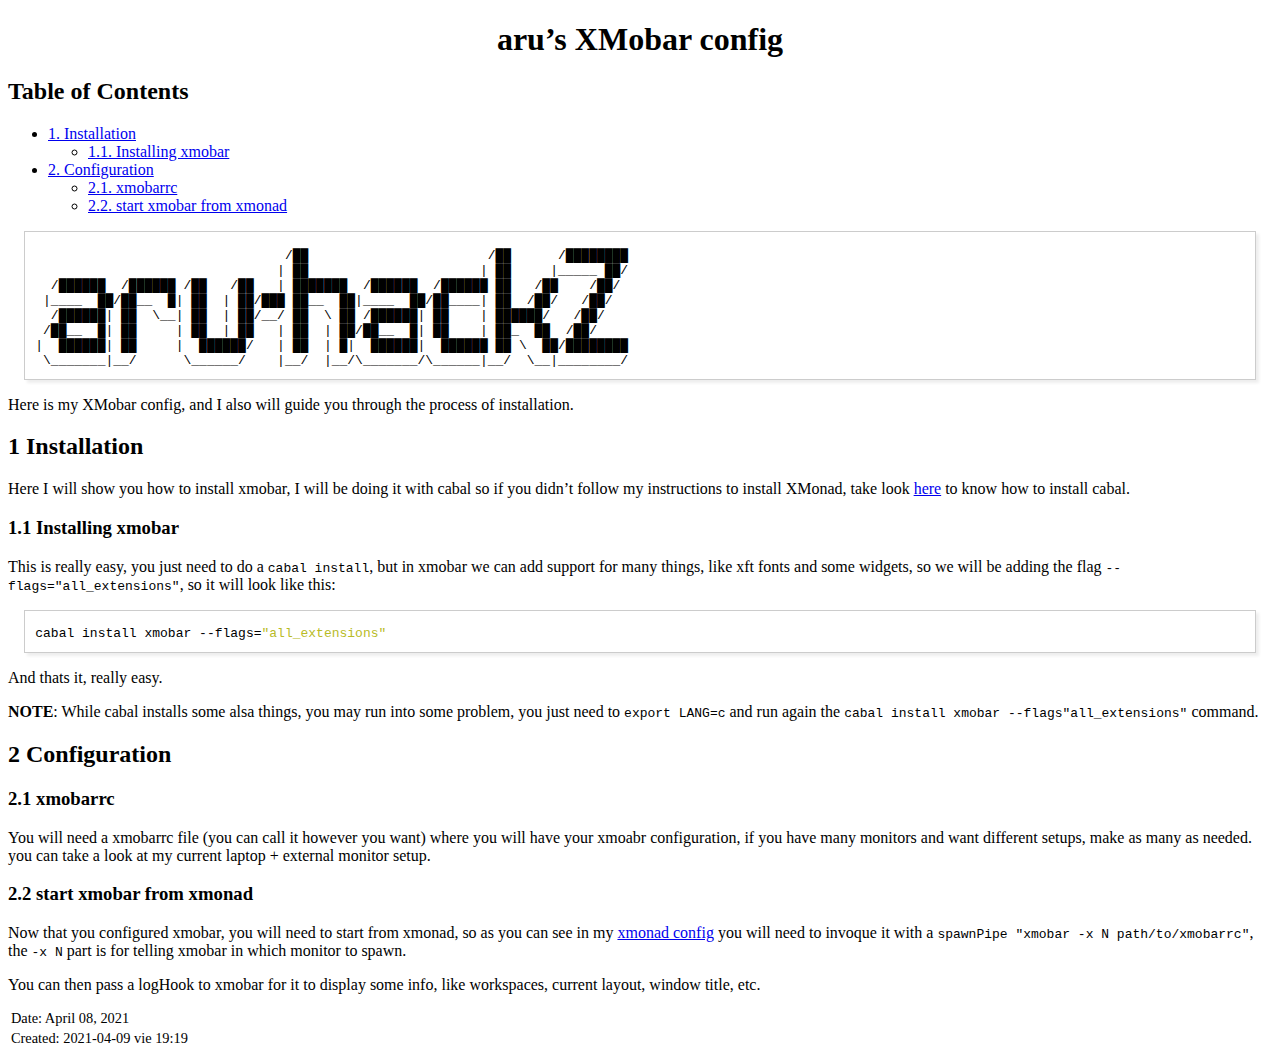
<file: GH_pages/StatusBars/xmobar/xmobar.html>
<?xml version="1.0" encoding="utf-8"?>
<!DOCTYPE html PUBLIC "-//W3C//DTD XHTML 1.0 Strict//EN"
"http://www.w3.org/TR/xhtml1/DTD/xhtml1-strict.dtd">
<html xmlns="http://www.w3.org/1999/xhtml" lang="en" xml:lang="en">
<head>
<!-- 2021-04-09 vie 19:19 -->
<meta http-equiv="Content-Type" content="text/html;charset=utf-8" />
<meta name="viewport" content="width=device-width, initial-scale=1" />
<title>aru's XMobar config</title>
<meta name="generator" content="Org Mode" />
<style type="text/css">
 <!--/*--><![CDATA[/*><!--*/
  .title  { text-align: center;
             margin-bottom: .2em; }
  .subtitle { text-align: center;
              font-size: medium;
              font-weight: bold;
              margin-top:0; }
  .todo   { font-family: monospace; color: red; }
  .done   { font-family: monospace; color: green; }
  .priority { font-family: monospace; color: orange; }
  .tag    { background-color: #eee; font-family: monospace;
            padding: 2px; font-size: 80%; font-weight: normal; }
  .timestamp { color: #bebebe; }
  .timestamp-kwd { color: #5f9ea0; }
  .org-right  { margin-left: auto; margin-right: 0px;  text-align: right; }
  .org-left   { margin-left: 0px;  margin-right: auto; text-align: left; }
  .org-center { margin-left: auto; margin-right: auto; text-align: center; }
  .underline { text-decoration: underline; }
  #postamble p, #preamble p { font-size: 90%; margin: .2em; }
  p.verse { margin-left: 3%; }
  pre {
    border: 1px solid #ccc;
    box-shadow: 3px 3px 3px #eee;
    padding: 8pt;
    font-family: monospace;
    overflow: auto;
    margin: 1.2em;
  }
  pre.src {
    position: relative;
    overflow: auto;
    padding-top: 1.2em;
  }
  pre.src:before {
    display: none;
    position: absolute;
    background-color: white;
    top: -10px;
    right: 10px;
    padding: 3px;
    border: 1px solid black;
  }
  pre.src:hover:before { display: inline; margin-top: 14px;}
  /* Languages per Org manual */
  pre.src-asymptote:before { content: 'Asymptote'; }
  pre.src-awk:before { content: 'Awk'; }
  pre.src-C:before { content: 'C'; }
  /* pre.src-C++ doesn't work in CSS */
  pre.src-clojure:before { content: 'Clojure'; }
  pre.src-css:before { content: 'CSS'; }
  pre.src-D:before { content: 'D'; }
  pre.src-ditaa:before { content: 'ditaa'; }
  pre.src-dot:before { content: 'Graphviz'; }
  pre.src-calc:before { content: 'Emacs Calc'; }
  pre.src-emacs-lisp:before { content: 'Emacs Lisp'; }
  pre.src-fortran:before { content: 'Fortran'; }
  pre.src-gnuplot:before { content: 'gnuplot'; }
  pre.src-haskell:before { content: 'Haskell'; }
  pre.src-hledger:before { content: 'hledger'; }
  pre.src-java:before { content: 'Java'; }
  pre.src-js:before { content: 'Javascript'; }
  pre.src-latex:before { content: 'LaTeX'; }
  pre.src-ledger:before { content: 'Ledger'; }
  pre.src-lisp:before { content: 'Lisp'; }
  pre.src-lilypond:before { content: 'Lilypond'; }
  pre.src-lua:before { content: 'Lua'; }
  pre.src-matlab:before { content: 'MATLAB'; }
  pre.src-mscgen:before { content: 'Mscgen'; }
  pre.src-ocaml:before { content: 'Objective Caml'; }
  pre.src-octave:before { content: 'Octave'; }
  pre.src-org:before { content: 'Org mode'; }
  pre.src-oz:before { content: 'OZ'; }
  pre.src-plantuml:before { content: 'Plantuml'; }
  pre.src-processing:before { content: 'Processing.js'; }
  pre.src-python:before { content: 'Python'; }
  pre.src-R:before { content: 'R'; }
  pre.src-ruby:before { content: 'Ruby'; }
  pre.src-sass:before { content: 'Sass'; }
  pre.src-scheme:before { content: 'Scheme'; }
  pre.src-screen:before { content: 'Gnu Screen'; }
  pre.src-sed:before { content: 'Sed'; }
  pre.src-sh:before { content: 'shell'; }
  pre.src-sql:before { content: 'SQL'; }
  pre.src-sqlite:before { content: 'SQLite'; }
  /* additional languages in org.el's org-babel-load-languages alist */
  pre.src-forth:before { content: 'Forth'; }
  pre.src-io:before { content: 'IO'; }
  pre.src-J:before { content: 'J'; }
  pre.src-makefile:before { content: 'Makefile'; }
  pre.src-maxima:before { content: 'Maxima'; }
  pre.src-perl:before { content: 'Perl'; }
  pre.src-picolisp:before { content: 'Pico Lisp'; }
  pre.src-scala:before { content: 'Scala'; }
  pre.src-shell:before { content: 'Shell Script'; }
  pre.src-ebnf2ps:before { content: 'ebfn2ps'; }
  /* additional language identifiers per "defun org-babel-execute"
       in ob-*.el */
  pre.src-cpp:before  { content: 'C++'; }
  pre.src-abc:before  { content: 'ABC'; }
  pre.src-coq:before  { content: 'Coq'; }
  pre.src-groovy:before  { content: 'Groovy'; }
  /* additional language identifiers from org-babel-shell-names in
     ob-shell.el: ob-shell is the only babel language using a lambda to put
     the execution function name together. */
  pre.src-bash:before  { content: 'bash'; }
  pre.src-csh:before  { content: 'csh'; }
  pre.src-ash:before  { content: 'ash'; }
  pre.src-dash:before  { content: 'dash'; }
  pre.src-ksh:before  { content: 'ksh'; }
  pre.src-mksh:before  { content: 'mksh'; }
  pre.src-posh:before  { content: 'posh'; }
  /* Additional Emacs modes also supported by the LaTeX listings package */
  pre.src-ada:before { content: 'Ada'; }
  pre.src-asm:before { content: 'Assembler'; }
  pre.src-caml:before { content: 'Caml'; }
  pre.src-delphi:before { content: 'Delphi'; }
  pre.src-html:before { content: 'HTML'; }
  pre.src-idl:before { content: 'IDL'; }
  pre.src-mercury:before { content: 'Mercury'; }
  pre.src-metapost:before { content: 'MetaPost'; }
  pre.src-modula-2:before { content: 'Modula-2'; }
  pre.src-pascal:before { content: 'Pascal'; }
  pre.src-ps:before { content: 'PostScript'; }
  pre.src-prolog:before { content: 'Prolog'; }
  pre.src-simula:before { content: 'Simula'; }
  pre.src-tcl:before { content: 'tcl'; }
  pre.src-tex:before { content: 'TeX'; }
  pre.src-plain-tex:before { content: 'Plain TeX'; }
  pre.src-verilog:before { content: 'Verilog'; }
  pre.src-vhdl:before { content: 'VHDL'; }
  pre.src-xml:before { content: 'XML'; }
  pre.src-nxml:before { content: 'XML'; }
  /* add a generic configuration mode; LaTeX export needs an additional
     (add-to-list 'org-latex-listings-langs '(conf " ")) in .emacs */
  pre.src-conf:before { content: 'Configuration File'; }

  table { border-collapse:collapse; }
  caption.t-above { caption-side: top; }
  caption.t-bottom { caption-side: bottom; }
  td, th { vertical-align:top;  }
  th.org-right  { text-align: center;  }
  th.org-left   { text-align: center;   }
  th.org-center { text-align: center; }
  td.org-right  { text-align: right;  }
  td.org-left   { text-align: left;   }
  td.org-center { text-align: center; }
  dt { font-weight: bold; }
  .footpara { display: inline; }
  .footdef  { margin-bottom: 1em; }
  .figure { padding: 1em; }
  .figure p { text-align: center; }
  .equation-container {
    display: table;
    text-align: center;
    width: 100%;
  }
  .equation {
    vertical-align: middle;
  }
  .equation-label {
    display: table-cell;
    text-align: right;
    vertical-align: middle;
  }
  .inlinetask {
    padding: 10px;
    border: 2px solid gray;
    margin: 10px;
    background: #ffffcc;
  }
  #org-div-home-and-up
   { text-align: right; font-size: 70%; white-space: nowrap; }
  textarea { overflow-x: auto; }
  .linenr { font-size: smaller }
  .code-highlighted { background-color: #ffff00; }
  .org-info-js_info-navigation { border-style: none; }
  #org-info-js_console-label
    { font-size: 10px; font-weight: bold; white-space: nowrap; }
  .org-info-js_search-highlight
    { background-color: #ffff00; color: #000000; font-weight: bold; }
  .org-svg { width: 90%; }
  /*]]>*/-->
</style>
<script type="text/javascript">
// @license magnet:?xt=urn:btih:e95b018ef3580986a04669f1b5879592219e2a7a&dn=public-domain.txt Public Domain
<!--/*--><![CDATA[/*><!--*/
     function CodeHighlightOn(elem, id)
     {
       var target = document.getElementById(id);
       if(null != target) {
         elem.classList.add("code-highlighted");
         target.classList.add("code-highlighted");
       }
     }
     function CodeHighlightOff(elem, id)
     {
       var target = document.getElementById(id);
       if(null != target) {
         elem.classList.remove("code-highlighted");
         target.classList.remove("code-highlighted");
       }
     }
    /*]]>*///-->
// @license-end
</script>
</head>
<body>
<div id="content">
<h1 class="title">aru&rsquo;s XMobar config</h1>
<div id="table-of-contents">
<h2>Table of Contents</h2>
<div id="text-table-of-contents">
<ul>
<li><a href="#org38ca87b">1. Installation</a>
<ul>
<li><a href="#orgd3a4654">1.1. Installing xmobar</a></li>
</ul>
</li>
<li><a href="#org5a6320b">2. Configuration</a>
<ul>
<li><a href="#orgb1d15e3">2.1. xmobarrc</a></li>
<li><a href="#orgbda02d4">2.2. start xmobar from xmonad</a></li>
</ul>
</li>
</ul>
</div>
</div>
<div class="org-src-container">
<pre class="src src-text">                                /&#9608;&#9608;                       /&#9608;&#9608;      /&#9608;&#9608;&#9608;&#9608;&#9608;&#9608;&#9608;&#9608;
                               | &#9608;&#9608;                      | &#9608;&#9608;     |_____ &#9608;&#9608;/
  /&#9608;&#9608;&#9608;&#9608;&#9608;&#9608;  /&#9608;&#9608;&#9608;&#9608;&#9608;&#9608; /&#9608;&#9608;   /&#9608;&#9608;   | &#9608;&#9608;&#9608;&#9608;&#9608;&#9608;&#9608;  /&#9608;&#9608;&#9608;&#9608;&#9608;&#9608;  /&#9608;&#9608;&#9608;&#9608;&#9608;&#9608; &#9608;&#9608;   /&#9608;&#9608;    /&#9608;&#9608;/
 |____  &#9608;&#9608;/&#9608;&#9608;__  &#9608;| &#9608;&#9608;  | &#9608;&#9608;/&#9608;&#9608;&#9608; &#9608;&#9608;__  &#9608;&#9608;|____  &#9608;&#9608;/&#9608;&#9608;____| &#9608;&#9608;  /&#9608;&#9608;/   /&#9608;&#9608;/
  /&#9608;&#9608;&#9608;&#9608;&#9608;&#9608;| &#9608;&#9608;  \__| &#9608;&#9608;  | &#9608;&#9608;/__/ &#9608;&#9608;  \ &#9608;&#9608; /&#9608;&#9608;&#9608;&#9608;&#9608;&#9608;| &#9608;&#9608;    | &#9608;&#9608;&#9608;&#9608;&#9608;&#9608;/   /&#9608;&#9608;/
 /&#9608;&#9608;__  &#9608;| &#9608;&#9608;     | &#9608;&#9608;  | &#9608;&#9608;   | &#9608;&#9608;  | &#9608;&#9608;/&#9608;&#9608;__  &#9608;| &#9608;&#9608;    | &#9608;&#9608;_  &#9608;&#9608;  /&#9608;&#9608;/
|  &#9608;&#9608;&#9608;&#9608;&#9608;&#9608;| &#9608;&#9608;     |  &#9608;&#9608;&#9608;&#9608;&#9608;&#9608;/   | &#9608;&#9608;  | &#9608;|  &#9608;&#9608;&#9608;&#9608;&#9608;&#9608;|  &#9608;&#9608;&#9608;&#9608;&#9608;&#9608; &#9608;&#9608; \  &#9608;&#9608;/&#9608;&#9608;&#9608;&#9608;&#9608;&#9608;&#9608;&#9608;
 \_______|__/      \______/    |__/  |__/\_______/\______|__/  \__|________/
</pre>
</div>

<p>
Here is my XMobar config, and I also will guide you through the process of
installation.
</p>

<div id="outline-container-org38ca87b" class="outline-2">
<h2 id="org38ca87b"><span class="section-number-2">1</span> Installation</h2>
<div class="outline-text-2" id="text-1">
<p>
Here I will show you how to install xmobar, I will be doing it with cabal so if
you didn&rsquo;t follow my instructions to install XMonad, take look <a href="../../WindowManagers/xmonad/xmonad.html#org479abb8">here</a> to know how
to install cabal.
</p>
</div>

<div id="outline-container-orgd3a4654" class="outline-3">
<h3 id="orgd3a4654"><span class="section-number-3">1.1</span> Installing xmobar</h3>
<div class="outline-text-3" id="text-1-1">
<p>
This is really easy, you just need to do a <code>cabal install</code>, but in xmobar we can
add support for many things, like xft fonts and some widgets, so we will be
adding the flag <code>--flags="all_extensions"</code>, so it will look like this:
</p>

<div class="org-src-container">
<pre class="src src-shell">cabal install xmobar --flags=<span style="color: #b8bb26;">"all_extensions"</span>
</pre>
</div>

<p>
And thats it, really easy.
</p>

<p>
<b><b>NOTE</b></b>: While cabal installs some alsa things, you may run into some problem,
you just need to <code>export LANG=c</code> and run again the
<code>cabal install xmobar --flags"all_extensions"</code> command.
</p>
</div>
</div>
</div>

<div id="outline-container-org5a6320b" class="outline-2">
<h2 id="org5a6320b"><span class="section-number-2">2</span> Configuration</h2>
<div class="outline-text-2" id="text-2">
</div>
<div id="outline-container-orgb1d15e3" class="outline-3">
<h3 id="orgb1d15e3"><span class="section-number-3">2.1</span> xmobarrc</h3>
<div class="outline-text-3" id="text-2-1">
<p>
You will need a xmobarrc file (you can call it however you want) where you will
have your xmoabr configuration, if you have many monitors and want different
setups, make as many as needed. you can take a look at my current laptop +
external monitor setup.
</p>
</div>
</div>

<div id="outline-container-orgbda02d4" class="outline-3">
<h3 id="orgbda02d4"><span class="section-number-3">2.2</span> start xmobar from xmonad</h3>
<div class="outline-text-3" id="text-2-2">
<p>
Now that you configured xmobar, you will need to start from xmonad, so as you
can see in my <a href="../../../xmonad/xmonad.hs">xmonad config</a> you will need to invoque it with a <code>spawnPipe
"xmobar -x N path/to/xmobarrc"</code>, the <code>-x N</code> part is for telling xmobar in
which monitor to spawn.
</p>

<p>
You can then pass a logHook to xmobar for it to display some info, like
workspaces, current layout, window title, etc.
</p>
</div>
</div>
</div>
</div>
<div id="postamble" class="status">
<p class="date">Date: April 08, 2021</p>
<p class="date">Created: 2021-04-09 vie 19:19</p>
</div>
</body>
</html>
</file>
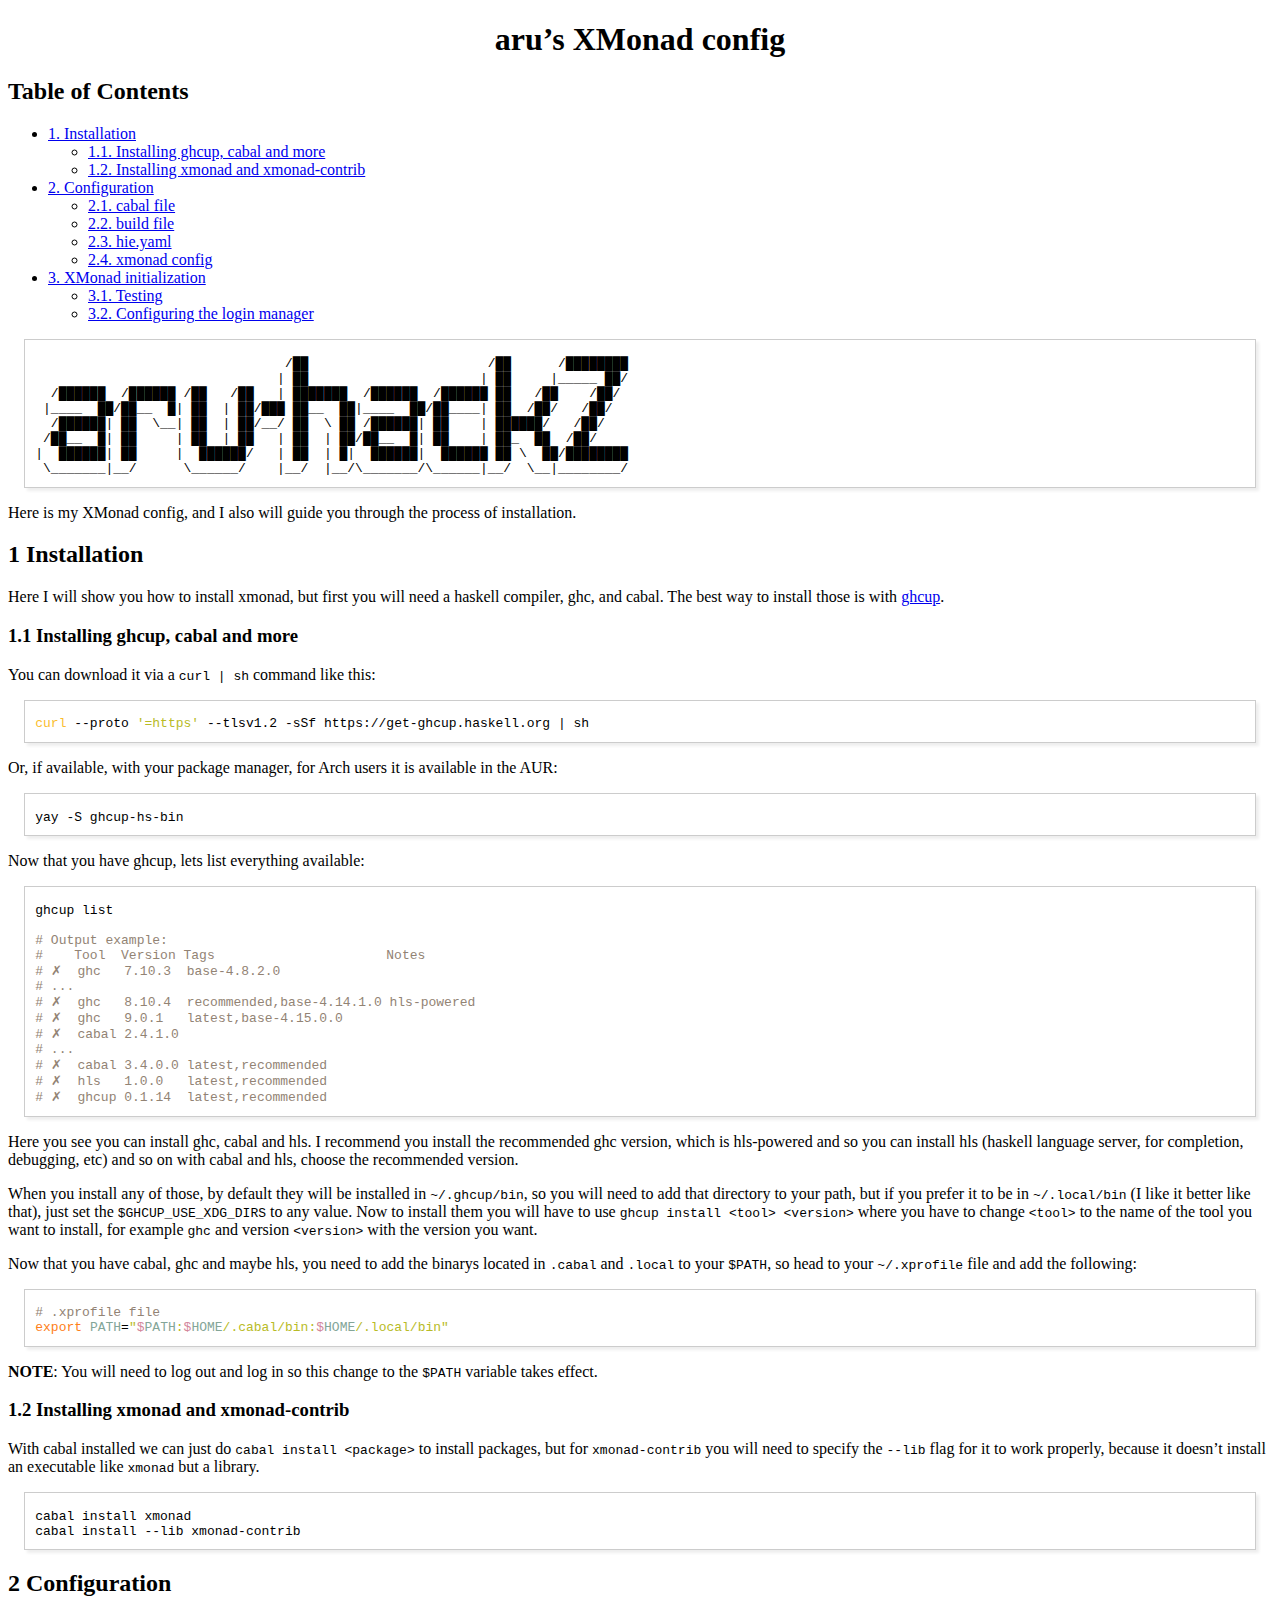
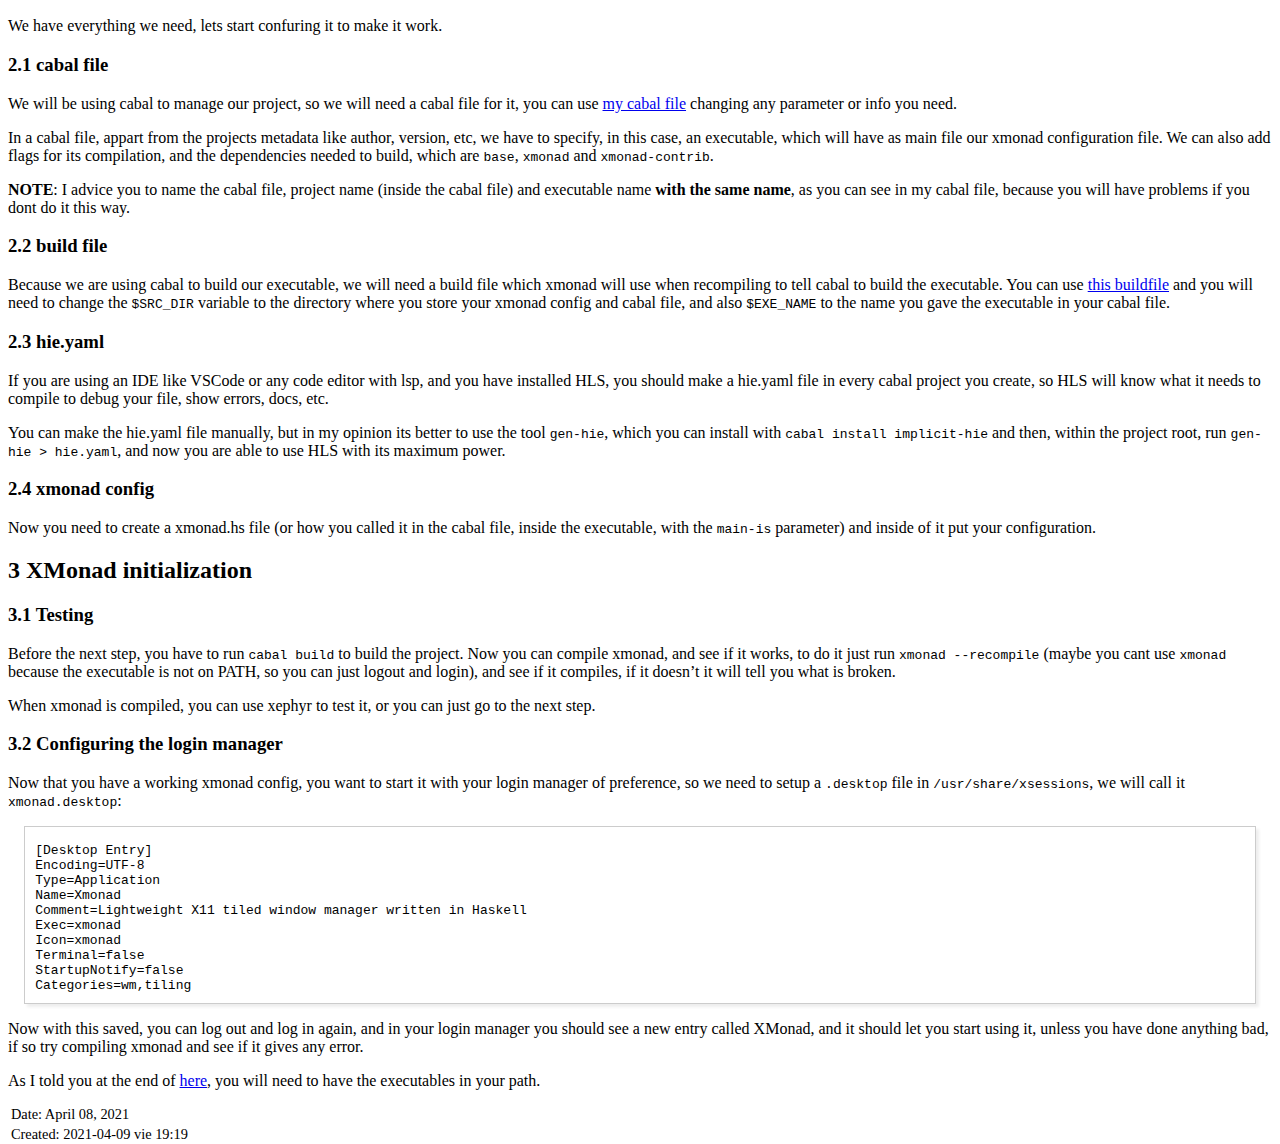
<file: GH_pages/WindowManagers/xmonad/xmonad.html>
<?xml version="1.0" encoding="utf-8"?>
<!DOCTYPE html PUBLIC "-//W3C//DTD XHTML 1.0 Strict//EN"
"http://www.w3.org/TR/xhtml1/DTD/xhtml1-strict.dtd">
<html xmlns="http://www.w3.org/1999/xhtml" lang="en" xml:lang="en">
<head>
<!-- 2021-04-09 vie 19:19 -->
<meta http-equiv="Content-Type" content="text/html;charset=utf-8" />
<meta name="viewport" content="width=device-width, initial-scale=1" />
<title>aru's XMonad config</title>
<meta name="generator" content="Org Mode" />
<style type="text/css">
 <!--/*--><![CDATA[/*><!--*/
  .title  { text-align: center;
             margin-bottom: .2em; }
  .subtitle { text-align: center;
              font-size: medium;
              font-weight: bold;
              margin-top:0; }
  .todo   { font-family: monospace; color: red; }
  .done   { font-family: monospace; color: green; }
  .priority { font-family: monospace; color: orange; }
  .tag    { background-color: #eee; font-family: monospace;
            padding: 2px; font-size: 80%; font-weight: normal; }
  .timestamp { color: #bebebe; }
  .timestamp-kwd { color: #5f9ea0; }
  .org-right  { margin-left: auto; margin-right: 0px;  text-align: right; }
  .org-left   { margin-left: 0px;  margin-right: auto; text-align: left; }
  .org-center { margin-left: auto; margin-right: auto; text-align: center; }
  .underline { text-decoration: underline; }
  #postamble p, #preamble p { font-size: 90%; margin: .2em; }
  p.verse { margin-left: 3%; }
  pre {
    border: 1px solid #ccc;
    box-shadow: 3px 3px 3px #eee;
    padding: 8pt;
    font-family: monospace;
    overflow: auto;
    margin: 1.2em;
  }
  pre.src {
    position: relative;
    overflow: auto;
    padding-top: 1.2em;
  }
  pre.src:before {
    display: none;
    position: absolute;
    background-color: white;
    top: -10px;
    right: 10px;
    padding: 3px;
    border: 1px solid black;
  }
  pre.src:hover:before { display: inline; margin-top: 14px;}
  /* Languages per Org manual */
  pre.src-asymptote:before { content: 'Asymptote'; }
  pre.src-awk:before { content: 'Awk'; }
  pre.src-C:before { content: 'C'; }
  /* pre.src-C++ doesn't work in CSS */
  pre.src-clojure:before { content: 'Clojure'; }
  pre.src-css:before { content: 'CSS'; }
  pre.src-D:before { content: 'D'; }
  pre.src-ditaa:before { content: 'ditaa'; }
  pre.src-dot:before { content: 'Graphviz'; }
  pre.src-calc:before { content: 'Emacs Calc'; }
  pre.src-emacs-lisp:before { content: 'Emacs Lisp'; }
  pre.src-fortran:before { content: 'Fortran'; }
  pre.src-gnuplot:before { content: 'gnuplot'; }
  pre.src-haskell:before { content: 'Haskell'; }
  pre.src-hledger:before { content: 'hledger'; }
  pre.src-java:before { content: 'Java'; }
  pre.src-js:before { content: 'Javascript'; }
  pre.src-latex:before { content: 'LaTeX'; }
  pre.src-ledger:before { content: 'Ledger'; }
  pre.src-lisp:before { content: 'Lisp'; }
  pre.src-lilypond:before { content: 'Lilypond'; }
  pre.src-lua:before { content: 'Lua'; }
  pre.src-matlab:before { content: 'MATLAB'; }
  pre.src-mscgen:before { content: 'Mscgen'; }
  pre.src-ocaml:before { content: 'Objective Caml'; }
  pre.src-octave:before { content: 'Octave'; }
  pre.src-org:before { content: 'Org mode'; }
  pre.src-oz:before { content: 'OZ'; }
  pre.src-plantuml:before { content: 'Plantuml'; }
  pre.src-processing:before { content: 'Processing.js'; }
  pre.src-python:before { content: 'Python'; }
  pre.src-R:before { content: 'R'; }
  pre.src-ruby:before { content: 'Ruby'; }
  pre.src-sass:before { content: 'Sass'; }
  pre.src-scheme:before { content: 'Scheme'; }
  pre.src-screen:before { content: 'Gnu Screen'; }
  pre.src-sed:before { content: 'Sed'; }
  pre.src-sh:before { content: 'shell'; }
  pre.src-sql:before { content: 'SQL'; }
  pre.src-sqlite:before { content: 'SQLite'; }
  /* additional languages in org.el's org-babel-load-languages alist */
  pre.src-forth:before { content: 'Forth'; }
  pre.src-io:before { content: 'IO'; }
  pre.src-J:before { content: 'J'; }
  pre.src-makefile:before { content: 'Makefile'; }
  pre.src-maxima:before { content: 'Maxima'; }
  pre.src-perl:before { content: 'Perl'; }
  pre.src-picolisp:before { content: 'Pico Lisp'; }
  pre.src-scala:before { content: 'Scala'; }
  pre.src-shell:before { content: 'Shell Script'; }
  pre.src-ebnf2ps:before { content: 'ebfn2ps'; }
  /* additional language identifiers per "defun org-babel-execute"
       in ob-*.el */
  pre.src-cpp:before  { content: 'C++'; }
  pre.src-abc:before  { content: 'ABC'; }
  pre.src-coq:before  { content: 'Coq'; }
  pre.src-groovy:before  { content: 'Groovy'; }
  /* additional language identifiers from org-babel-shell-names in
     ob-shell.el: ob-shell is the only babel language using a lambda to put
     the execution function name together. */
  pre.src-bash:before  { content: 'bash'; }
  pre.src-csh:before  { content: 'csh'; }
  pre.src-ash:before  { content: 'ash'; }
  pre.src-dash:before  { content: 'dash'; }
  pre.src-ksh:before  { content: 'ksh'; }
  pre.src-mksh:before  { content: 'mksh'; }
  pre.src-posh:before  { content: 'posh'; }
  /* Additional Emacs modes also supported by the LaTeX listings package */
  pre.src-ada:before { content: 'Ada'; }
  pre.src-asm:before { content: 'Assembler'; }
  pre.src-caml:before { content: 'Caml'; }
  pre.src-delphi:before { content: 'Delphi'; }
  pre.src-html:before { content: 'HTML'; }
  pre.src-idl:before { content: 'IDL'; }
  pre.src-mercury:before { content: 'Mercury'; }
  pre.src-metapost:before { content: 'MetaPost'; }
  pre.src-modula-2:before { content: 'Modula-2'; }
  pre.src-pascal:before { content: 'Pascal'; }
  pre.src-ps:before { content: 'PostScript'; }
  pre.src-prolog:before { content: 'Prolog'; }
  pre.src-simula:before { content: 'Simula'; }
  pre.src-tcl:before { content: 'tcl'; }
  pre.src-tex:before { content: 'TeX'; }
  pre.src-plain-tex:before { content: 'Plain TeX'; }
  pre.src-verilog:before { content: 'Verilog'; }
  pre.src-vhdl:before { content: 'VHDL'; }
  pre.src-xml:before { content: 'XML'; }
  pre.src-nxml:before { content: 'XML'; }
  /* add a generic configuration mode; LaTeX export needs an additional
     (add-to-list 'org-latex-listings-langs '(conf " ")) in .emacs */
  pre.src-conf:before { content: 'Configuration File'; }

  table { border-collapse:collapse; }
  caption.t-above { caption-side: top; }
  caption.t-bottom { caption-side: bottom; }
  td, th { vertical-align:top;  }
  th.org-right  { text-align: center;  }
  th.org-left   { text-align: center;   }
  th.org-center { text-align: center; }
  td.org-right  { text-align: right;  }
  td.org-left   { text-align: left;   }
  td.org-center { text-align: center; }
  dt { font-weight: bold; }
  .footpara { display: inline; }
  .footdef  { margin-bottom: 1em; }
  .figure { padding: 1em; }
  .figure p { text-align: center; }
  .equation-container {
    display: table;
    text-align: center;
    width: 100%;
  }
  .equation {
    vertical-align: middle;
  }
  .equation-label {
    display: table-cell;
    text-align: right;
    vertical-align: middle;
  }
  .inlinetask {
    padding: 10px;
    border: 2px solid gray;
    margin: 10px;
    background: #ffffcc;
  }
  #org-div-home-and-up
   { text-align: right; font-size: 70%; white-space: nowrap; }
  textarea { overflow-x: auto; }
  .linenr { font-size: smaller }
  .code-highlighted { background-color: #ffff00; }
  .org-info-js_info-navigation { border-style: none; }
  #org-info-js_console-label
    { font-size: 10px; font-weight: bold; white-space: nowrap; }
  .org-info-js_search-highlight
    { background-color: #ffff00; color: #000000; font-weight: bold; }
  .org-svg { width: 90%; }
  /*]]>*/-->
</style>
<script type="text/javascript">
// @license magnet:?xt=urn:btih:e95b018ef3580986a04669f1b5879592219e2a7a&dn=public-domain.txt Public Domain
<!--/*--><![CDATA[/*><!--*/
     function CodeHighlightOn(elem, id)
     {
       var target = document.getElementById(id);
       if(null != target) {
         elem.classList.add("code-highlighted");
         target.classList.add("code-highlighted");
       }
     }
     function CodeHighlightOff(elem, id)
     {
       var target = document.getElementById(id);
       if(null != target) {
         elem.classList.remove("code-highlighted");
         target.classList.remove("code-highlighted");
       }
     }
    /*]]>*///-->
// @license-end
</script>
</head>
<body>
<div id="content">
<h1 class="title">aru&rsquo;s XMonad config</h1>
<div id="table-of-contents">
<h2>Table of Contents</h2>
<div id="text-table-of-contents">
<ul>
<li><a href="#org4772c12">1. Installation</a>
<ul>
<li><a href="#org479abb8">1.1. Installing ghcup, cabal and more</a></li>
<li><a href="#org972f4e9">1.2. Installing xmonad and xmonad-contrib</a></li>
</ul>
</li>
<li><a href="#org508ae56">2. Configuration</a>
<ul>
<li><a href="#org309246e">2.1. cabal file</a></li>
<li><a href="#orga7043c7">2.2. build file</a></li>
<li><a href="#org759ef5f">2.3. hie.yaml</a></li>
<li><a href="#orge95e17e">2.4. xmonad config</a></li>
</ul>
</li>
<li><a href="#org71bf640">3. XMonad initialization</a>
<ul>
<li><a href="#org14cf436">3.1. Testing</a></li>
<li><a href="#orge559e5c">3.2. Configuring the login manager</a></li>
</ul>
</li>
</ul>
</div>
</div>
<div class="org-src-container">
<pre class="src src-text">                                /&#9608;&#9608;                       /&#9608;&#9608;      /&#9608;&#9608;&#9608;&#9608;&#9608;&#9608;&#9608;&#9608;
                               | &#9608;&#9608;                      | &#9608;&#9608;     |_____ &#9608;&#9608;/
  /&#9608;&#9608;&#9608;&#9608;&#9608;&#9608;  /&#9608;&#9608;&#9608;&#9608;&#9608;&#9608; /&#9608;&#9608;   /&#9608;&#9608;   | &#9608;&#9608;&#9608;&#9608;&#9608;&#9608;&#9608;  /&#9608;&#9608;&#9608;&#9608;&#9608;&#9608;  /&#9608;&#9608;&#9608;&#9608;&#9608;&#9608; &#9608;&#9608;   /&#9608;&#9608;    /&#9608;&#9608;/
 |____  &#9608;&#9608;/&#9608;&#9608;__  &#9608;| &#9608;&#9608;  | &#9608;&#9608;/&#9608;&#9608;&#9608; &#9608;&#9608;__  &#9608;&#9608;|____  &#9608;&#9608;/&#9608;&#9608;____| &#9608;&#9608;  /&#9608;&#9608;/   /&#9608;&#9608;/
  /&#9608;&#9608;&#9608;&#9608;&#9608;&#9608;| &#9608;&#9608;  \__| &#9608;&#9608;  | &#9608;&#9608;/__/ &#9608;&#9608;  \ &#9608;&#9608; /&#9608;&#9608;&#9608;&#9608;&#9608;&#9608;| &#9608;&#9608;    | &#9608;&#9608;&#9608;&#9608;&#9608;&#9608;/   /&#9608;&#9608;/
 /&#9608;&#9608;__  &#9608;| &#9608;&#9608;     | &#9608;&#9608;  | &#9608;&#9608;   | &#9608;&#9608;  | &#9608;&#9608;/&#9608;&#9608;__  &#9608;| &#9608;&#9608;    | &#9608;&#9608;_  &#9608;&#9608;  /&#9608;&#9608;/
|  &#9608;&#9608;&#9608;&#9608;&#9608;&#9608;| &#9608;&#9608;     |  &#9608;&#9608;&#9608;&#9608;&#9608;&#9608;/   | &#9608;&#9608;  | &#9608;|  &#9608;&#9608;&#9608;&#9608;&#9608;&#9608;|  &#9608;&#9608;&#9608;&#9608;&#9608;&#9608; &#9608;&#9608; \  &#9608;&#9608;/&#9608;&#9608;&#9608;&#9608;&#9608;&#9608;&#9608;&#9608;
 \_______|__/      \______/    |__/  |__/\_______/\______|__/  \__|________/
</pre>
</div>

<p>
Here is my XMonad config, and I also will guide you through the process of
installation.
</p>

<div id="outline-container-org4772c12" class="outline-2">
<h2 id="org4772c12"><span class="section-number-2">1</span> Installation</h2>
<div class="outline-text-2" id="text-1">
<p>
Here I will show you how to install xmonad, but first you will need
a haskell compiler, ghc, and cabal. The best way to install those is with <a href="https://gitlab.haskell.org/haskell/ghcup-hs">ghcup</a>.
</p>
</div>

<div id="outline-container-org479abb8" class="outline-3">
<h3 id="org479abb8"><span class="section-number-3">1.1</span> Installing ghcup, cabal and more</h3>
<div class="outline-text-3" id="text-1-1">
<p>
You can download it via a <code>curl | sh</code> command like this:
</p>

<div class="org-src-container">
<pre class="src src-shell"><span style="color: #fabd2f;">curl</span> --proto <span style="color: #b8bb26;">'=https'</span> --tlsv1.2 -sSf https://get-ghcup.haskell.org | sh
</pre>
</div>

<p>
Or, if available, with your package manager, for Arch users it is available in
the AUR:
</p>

<div class="org-src-container">
<pre class="src src-shell">yay -S ghcup-hs-bin
</pre>
</div>

<p>
Now that you have ghcup, lets list everything available:
</p>

<div class="org-src-container">
<pre class="src src-shell">ghcup list

<span style="color: #928374;"># </span><span style="color: #928374;">Output example:</span>
<span style="color: #928374;">#    </span><span style="color: #928374;">Tool  Version Tags                      Notes</span>
<span style="color: #928374;"># </span><span style="color: #928374;">&#10007;  ghc   7.10.3  base-4.8.2.0</span>
<span style="color: #928374;"># </span><span style="color: #928374;">...</span>
<span style="color: #928374;"># </span><span style="color: #928374;">&#10007;  ghc   8.10.4  recommended,base-4.14.1.0 hls-powered</span>
<span style="color: #928374;"># </span><span style="color: #928374;">&#10007;  ghc   9.0.1   latest,base-4.15.0.0</span>
<span style="color: #928374;"># </span><span style="color: #928374;">&#10007;  cabal 2.4.1.0</span>
<span style="color: #928374;"># </span><span style="color: #928374;">...</span>
<span style="color: #928374;"># </span><span style="color: #928374;">&#10007;  cabal 3.4.0.0 latest,recommended</span>
<span style="color: #928374;"># </span><span style="color: #928374;">&#10007;  hls   1.0.0   latest,recommended</span>
<span style="color: #928374;"># </span><span style="color: #928374;">&#10007;  ghcup 0.1.14  latest,recommended</span>
</pre>
</div>

<p>
Here you see you can install ghc, cabal and hls. I recommend you install the
recommended ghc version, which is hls-powered and so you can install hls
(haskell language server, for completion, debugging, etc) and so on with cabal
and hls, choose the recommended version.
</p>

<p>
When you install any of those, by default they will be installed in
<code>~/.ghcup/bin</code>, so you will need to add that directory to your path, but if you
prefer it to be in <code>~/.local/bin</code> (I like it better like that), just set the
<code>$GHCUP_USE_XDG_DIRS</code> to any value. Now to install them you will have to use
<code>ghcup install &lt;tool&gt; &lt;version&gt;</code> where you have to change <code>&lt;tool&gt;</code> to the name
of the tool you want to install, for example <code>ghc</code> and version <code>&lt;version&gt;</code> with
the version you want.
</p>

<p>
Now that you have cabal, ghc and maybe hls, you need to add the binarys located
in <code>.cabal</code> and <code>.local</code> to your <code>$PATH</code>, so head to your <code>~/.xprofile</code> file and
add the following:
</p>

<div class="org-src-container">
<pre class="src src-shell"><span style="color: #928374;"># </span><span style="color: #928374;">.xprofile file</span>
<span style="color: #fe8019;">export</span> <span style="color: #83a598;">PATH</span>=<span style="color: #b8bb26;">"</span><span style="color: #d3869b;">$</span><span style="color: #83a598;">PATH</span><span style="color: #b8bb26;">:</span><span style="color: #d3869b;">$</span><span style="color: #83a598;">HOME</span><span style="color: #b8bb26;">/.cabal/bin:</span><span style="color: #d3869b;">$</span><span style="color: #83a598;">HOME</span><span style="color: #b8bb26;">/.local/bin"</span>
</pre>
</div>

<p>
<b>NOTE</b>: You will need to log out and log in so this change to the <code>$PATH</code>
variable takes effect.
</p>
</div>
</div>

<div id="outline-container-org972f4e9" class="outline-3">
<h3 id="org972f4e9"><span class="section-number-3">1.2</span> Installing xmonad and xmonad-contrib</h3>
<div class="outline-text-3" id="text-1-2">
<p>
With cabal installed we can just do <code>cabal install &lt;package&gt;</code> to install
packages, but for <code>xmonad-contrib</code> you will need to specify the <code>--lib</code> flag
for it to work properly, because it doesn&rsquo;t install an executable like <code>xmonad</code>
but a library.
</p>

<div class="org-src-container">
<pre class="src src-shell">cabal install xmonad
cabal install --lib xmonad-contrib
</pre>
</div>
</div>
</div>
</div>

<div id="outline-container-org508ae56" class="outline-2">
<h2 id="org508ae56"><span class="section-number-2">2</span> Configuration</h2>
<div class="outline-text-2" id="text-2">
<p>
We have everything we need, lets start confuring it to make it work.
</p>
</div>

<div id="outline-container-org309246e" class="outline-3">
<h3 id="org309246e"><span class="section-number-3">2.1</span> cabal file</h3>
<div class="outline-text-3" id="text-2-1">
<p>
We will be using cabal to manage our project, so we will need a cabal file for
it, you can use <a href="../../../xmonad/aru-xmonad.cabal">my cabal file</a> changing any parameter or info you need.
</p>

<p>
In a cabal file, appart from the projects metadata like author, version,
etc, we have to specify, in this case, an executable, which will have as main
file our xmonad configuration file. We can also add flags for its compilation,
and the dependencies needed to build, which are <code>base</code>, <code>xmonad</code> and
<code>xmonad-contrib</code>.
</p>

<p>
<b>NOTE</b>: I advice you to name the cabal file, project name (inside the cabal file)
and executable name <b>with the same name</b>, as you can see in my cabal file,
because you will have problems if you dont do it this way.
</p>
</div>
</div>

<div id="outline-container-orga7043c7" class="outline-3">
<h3 id="orga7043c7"><span class="section-number-3">2.2</span> build file</h3>
<div class="outline-text-3" id="text-2-2">
<p>
Because we are using cabal to build our executable, we will need a build file
which xmonad will use when recompiling to tell cabal to build the executable.
You can use <a href="../../../xmonad/build">this buildfile</a> and you will need to change the <code>$SRC_DIR</code>
variable to the directory where you store your xmonad config and cabal file, and
also <code>$EXE_NAME</code> to the name you gave the executable in your cabal file.
</p>
</div>
</div>

<div id="outline-container-org759ef5f" class="outline-3">
<h3 id="org759ef5f"><span class="section-number-3">2.3</span> hie.yaml</h3>
<div class="outline-text-3" id="text-2-3">
<p>
If you are using an IDE like VSCode or any code editor with lsp, and you have
installed HLS, you should make a hie.yaml file in every cabal project you
create, so HLS will know what it needs to compile to debug your file, show
errors, docs, etc.
</p>

<p>
You can make the hie.yaml file manually, but in my opinion its better to use
the tool <code>gen-hie</code>, which you can install with <code>cabal install implicit-hie</code>
and then, within the project root, run <code>gen-hie &gt; hie.yaml</code>, and now you are
able to use HLS with its maximum power.
</p>
</div>
</div>

<div id="outline-container-orge95e17e" class="outline-3">
<h3 id="orge95e17e"><span class="section-number-3">2.4</span> xmonad config</h3>
<div class="outline-text-3" id="text-2-4">
<p>
Now you need to create a xmonad.hs file (or how you called it in the cabal
file, inside the executable, with the <code>main-is</code> parameter) and inside of it put
your configuration.
</p>
</div>
</div>
</div>

<div id="outline-container-org71bf640" class="outline-2">
<h2 id="org71bf640"><span class="section-number-2">3</span> XMonad initialization</h2>
<div class="outline-text-2" id="text-3">
</div>
<div id="outline-container-org14cf436" class="outline-3">
<h3 id="org14cf436"><span class="section-number-3">3.1</span> Testing</h3>
<div class="outline-text-3" id="text-3-1">
<p>
Before the next step, you have to run <code>cabal build</code> to build the project. Now
you can compile xmonad, and see if it works, to do it just run
<code>xmonad --recompile</code> (maybe you cant use <code>xmonad</code> because the executable is not
on PATH, so you can just logout and login), and see if it compiles, if it
doesn&rsquo;t it will tell you what is broken.
</p>

<p>
When xmonad is compiled, you can use xephyr to test it, or you can just go to
the next step.
</p>
</div>
</div>

<div id="outline-container-orge559e5c" class="outline-3">
<h3 id="orge559e5c"><span class="section-number-3">3.2</span> Configuring the login manager</h3>
<div class="outline-text-3" id="text-3-2">
<p>
Now that you have a working xmonad config, you want to start it with your login
manager of preference, so we need to setup a <code>.desktop</code> file in
<code>/usr/share/xsessions</code>, we will call it <code>xmonad.desktop</code>:
</p>

<div class="org-src-container">
<pre class="src src-text">[Desktop Entry]
Encoding=UTF-8
Type=Application
Name=Xmonad
Comment=Lightweight X11 tiled window manager written in Haskell
Exec=xmonad
Icon=xmonad
Terminal=false
StartupNotify=false
Categories=wm,tiling
</pre>
</div>

<p>
Now with this saved, you can log out and log in again, and in your login manager
you should see a new entry called XMonad, and it should let you start using it,
unless you have done anything bad, if so try compiling xmonad and see if it
gives any error.
</p>

<p>
As I told you at the end of <a href="#org479abb8">here</a>, you will need to have the executables in your
path.
</p>
</div>
</div>
</div>
</div>
<div id="postamble" class="status">
<p class="date">Date: April 08, 2021</p>
<p class="date">Created: 2021-04-09 vie 19:19</p>
</div>
</body>
</html>
</file>
<file: docs/index.css>
/* .: ~ docs/index.css file ~ :.
 * by aru
 */

@charset "utf-8";

@import url('https://fonts.googleapis.com/css?family=Roboto+Mono:300,400,500');

/* GLOBAL */

* {
  box-sizing: border-box;
  padding: 0;
  margin: 0;
}

/* BODY */

body {
  font-family: "Roboto Mono", monospace;
  font-size: 15px;
  background-color: #1d2021;
  color: #fbf1c7;
  margin: 0 2em;
  counter-reset: SEC-H2;
}

/* LINKS */

a {
  text-decoration: underline;
  color: #b16286;
}

/* PARAGRAPHS */

p + p {
  margin-top: 1em;
}

/* HEADINGS */

h1 {
  font-size: 3em;
  color: #689d6a;
  margin: 1em 0 0.2em;
}

h2 {
  font-size: 2.5em;
  color: #458588;
  margin: 1em 0 0.2em;
  counter-reset: SEC-H3;
  counter-increment: SEC-H2;
  position: relative;
}

h2::before {
  content: counter(SEC-H2) ".";
  display: inline;
  position: absolute;
  left: -1.4em;
}

h3 {
  font-size: 2em;
  color: #d79921;
  margin: 1em 0 0.2em;
  position: relative;
}

h3::before {
  counter-increment: SEC-H3;
  content: counter(SEC-H2) "." counter(SEC-H3) ".";
  display: inline;
  position: absolute;
  left: -2.5em;
}

h4,
h5,
h6 {
  font-size: 1.6em;
  color: #98971a;
  margin: 0.6em 0 0.2em;
}

/* OUTLINE */

.outline-2 {
  margin-left: 4em;
}

.outline-2 ul ul {
  margin-left: 1em;
}

.outline-3 {
  margin-left: 5em;
}

/* TITLE && SUBTITTLE */

.title {
  text-align: center;
}

.subtitle {
  text-align: center;
  font-size: 0.9em;
}

/* VERSE */

p.verse {
  margin: 1em 0;
  padding-left: 1em;
  border-left: 0.3em solid #282828;
}

/* PRE */

pre {
  color: #ebddb2;
  background-color: #282828;
  overflow: auto;
  margin: 1em 0;
  padding: 0.5em 0.8em;
  font-size: 14px;
  line-height: 1.25em;
  font-family: "Monospace", monospace;
  font-weight: 300;
  border: none;
  border-radius: 0 1em 1em 0;
  border-left: 0.2em dashed #928374;
  min-height: calc(2px + 2em);
}

pre.src {
  position: relative;
}

pre.src::before {
  display: none;
  position: absolute;
  background-color: #504945;
  text-align: center;
  font-size: 12px;
  top: 0.5em;
  right: 0.5em;
  padding: 0 1em;
  border: 1px solid #928374;
  border-radius: 1em;
}

pre.src:hover::before { display: inline; }
pre.src-text::before { display: none; }
pre.src-shell::before { content: "SHELL"; }
pre.src-haskell::before { content: "HASKELL"; }

/* CODE */

code {
  background-color: #282828;
  color: #ebddb2;
  font: "Monospace", monospace;
}

.org-string {
  color: #b8bb26;
}

.org-type {
  color: #83a598;
}

.org-comment-delimiter,
.org-comment {
  color: #928374;
}

.org-builtin {
  color: #fe8019;
}

.org-variable-name {
  color: #689d6a;
}

/* TABLE OF CONTENTS */

#table-of-contents {
  text-transform: uppercase;
  padding-bottom: 1.2em;
  margin: 5em 0 2em;
  border-bottom: 0.4em dashed #458588;
  border-top: 0.4em dashed #458588;
}

#table-of-contents a {
  text-decoration: none;
}

#table-of-contents h2 {
  counter-reset: SEC-H2;
}

#table-of-contents h2::before {
  content: "➫ ";
  position: initial;
}

#table-of-contents > h2 {
  margin-top: 0.2em;
}

#table-of-contents ul {
  font-weight: 500;
  list-style: none;
  line-height: 2em;
  display: flex;
  gap: 1em;
  flex-flow: row wrap;
}

#table-of-contents ul ul {
  font-weight: 400;
  font-size: 90%;
  padding-left: 1em;
  line-height: 2em;
  display: block;
}

#table-of-contents ul ul ul {
  font-weight: 300;
  font-size: 85%;
  padding-left: 2em;
  line-height: 2em;
}

#table-of-contents ul li {
  vertical-align: top;
  background-color: #282828;
  border-radius: 1em;
  padding: 1em;
  counter-increment: TOC-H2;
  flex-grow: 1;
  flex-basis: 30%;
}

#table-of-contents ul li a {
  margin-left: 1.4em;
  position: relative;
}

#table-of-contents ul li a::before {
  content: counter(TOC-H2) ".";
  display: inline;
  position: absolute;
  left: -1.4em;
}

#table-of-contents ul li li {
  padding: 0;
  counter-increment: TOC-H3;
}

#table-of-contents ul li li a {
  margin-left: 2.4em;
  position: relative;
}

#table-of-contents ul li li a::before {
  content: counter(TOC-H2) "." counter(TOC-H3) ".";
  display: inline;
  position: absolute;
  left: -2.5em;
}

/* POSTAMBLE && PREAMBLE */

#postamble,
#preamble {
  font-size: 0.9em;
  margin: 3em 0.5em 1em;
  text-align: right;
  line-height: 1em;
  color: #7c6f64;
}

#postamble > p + p,
#preamble > p + p {
  margin-top: 0;
}

/* RESPONSIVE */

@media screen and (max-width: 800px) {
  body {
    font-size: 14px;
  }

  h2 {
    font-size: 2em;
    color: #458588;
    margin: 1em 0 0.2em;
    counter-reset: SEC-H3;
    counter-increment: SEC-H2;
    position: relative;
  }

  h2::before {
    content: counter(SEC-H2) ".";
    display: inline;
    position: relative;
    left: 0;
  }

  h3 {
    font-size: 1.5em;
    color: #d79921;
    margin: 1em 0 0.2em;
    position: relative;
  }

  h3::before {
    counter-increment: SEC-H3;
    content: counter(SEC-H2) "." counter(SEC-H3) ".";
    display: inline;
    position: relative;
    left: 0;
  }

  /* OUTLINE */

  .outline-2 {
    margin-left: 0;
  }

  .outline-3 {
    margin-left: 0;
  }
}

@media screen and (max-width: 500px) {
  body {
    font-size: 12px;
  }
}
</file>
